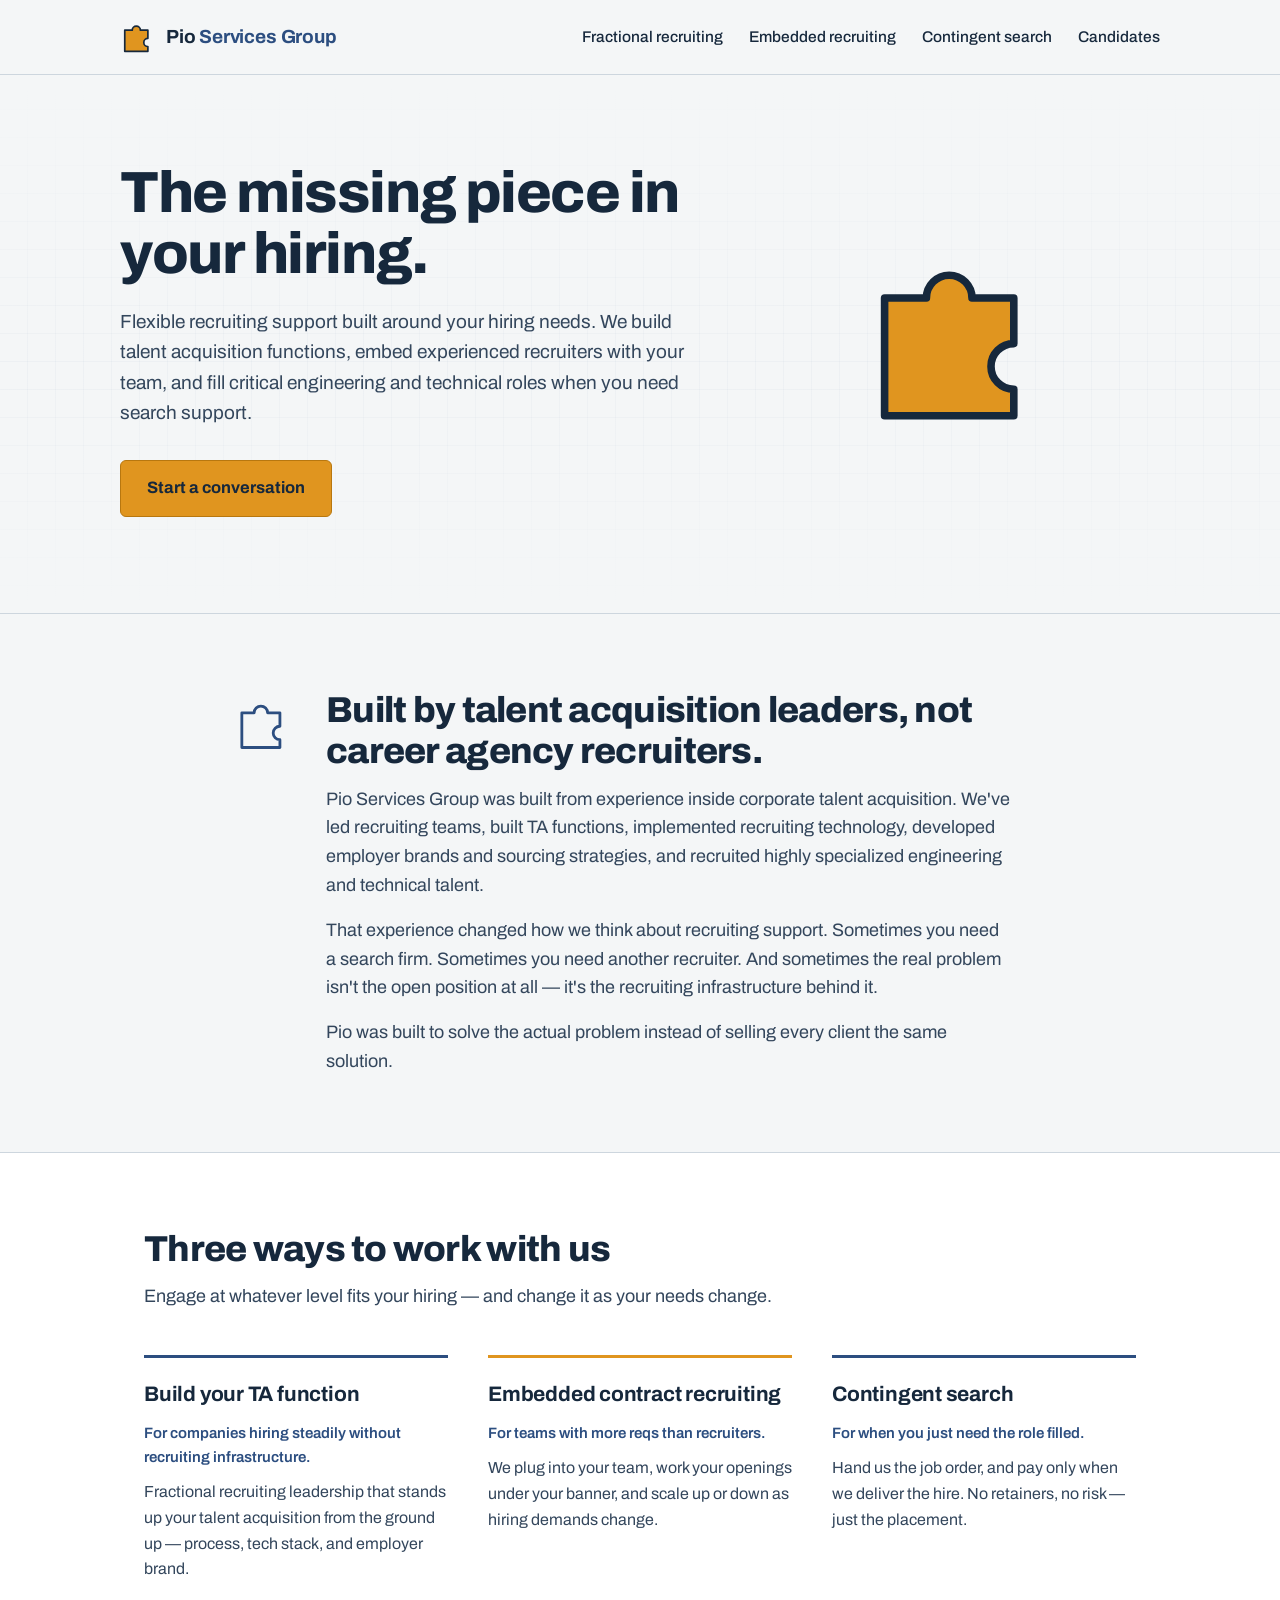
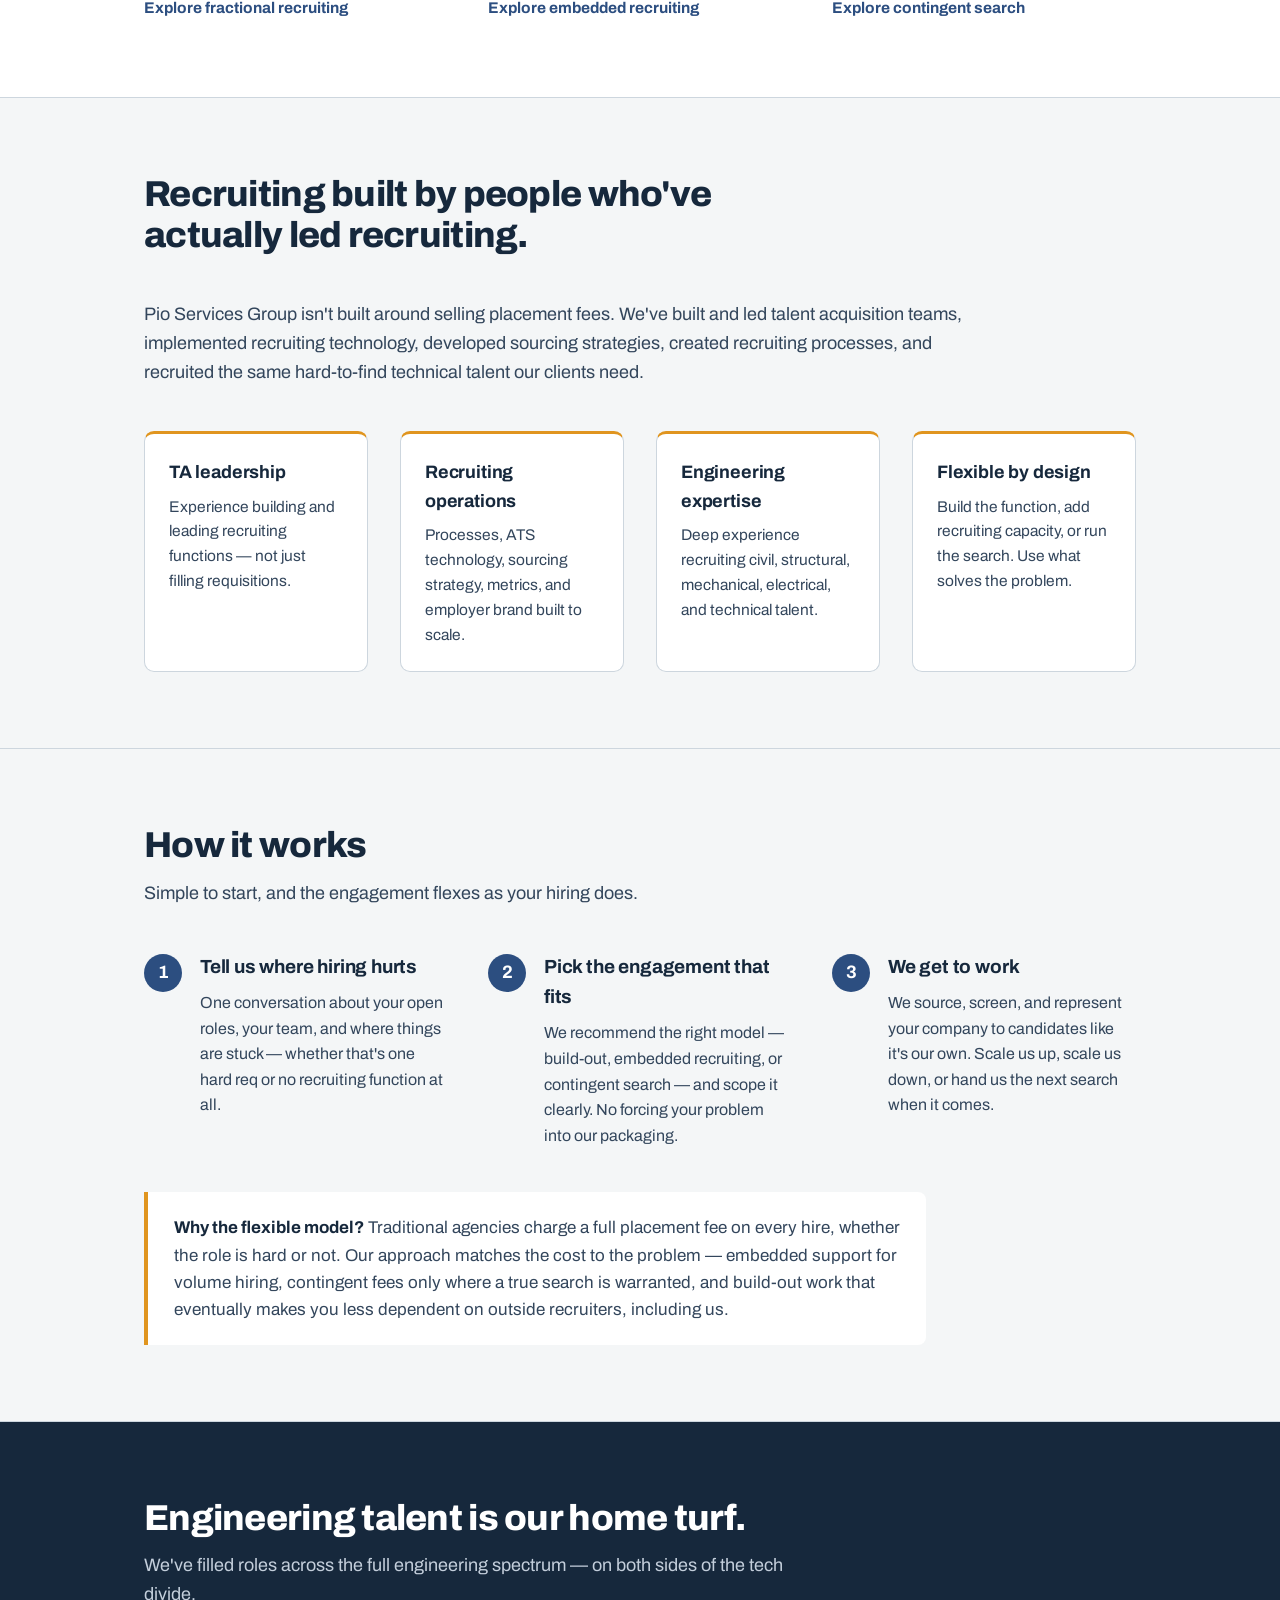
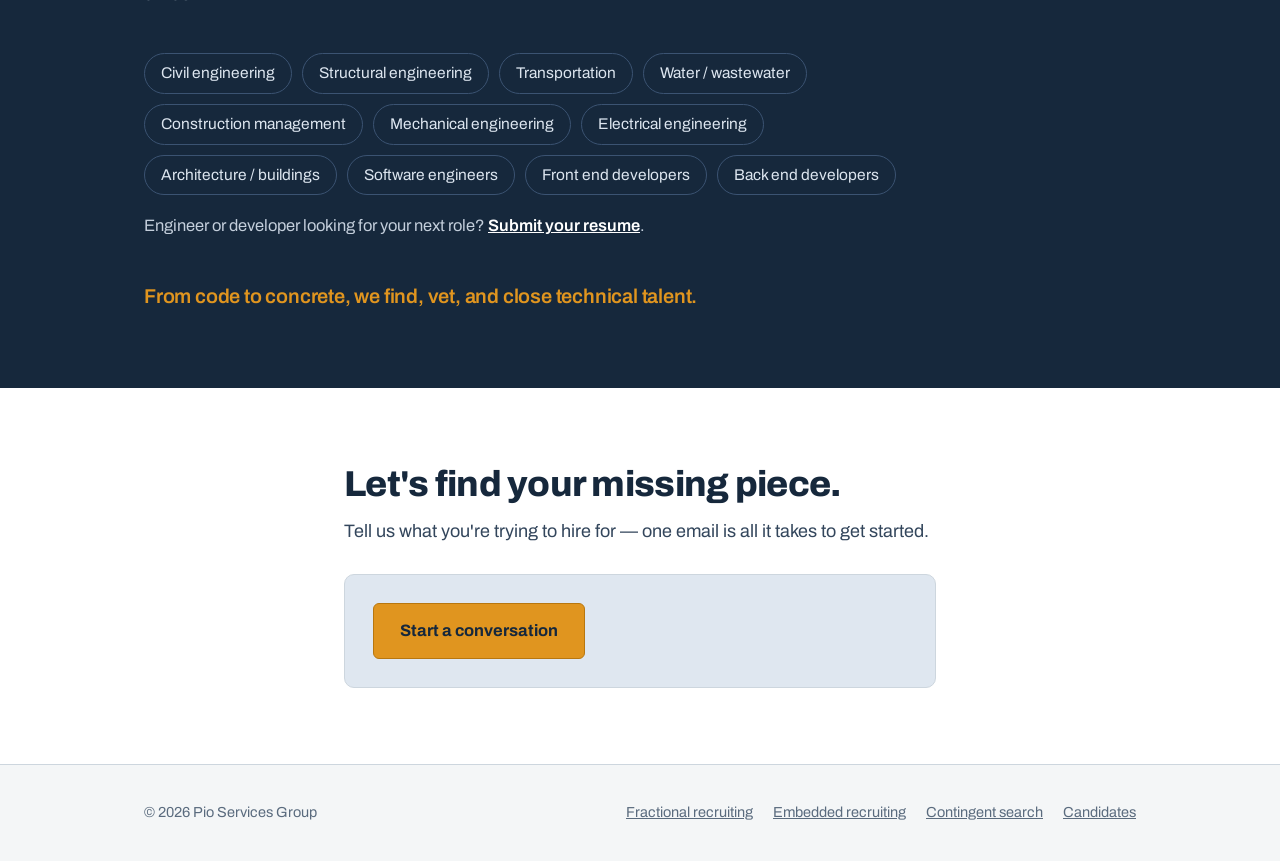
<file: index.html>
<!DOCTYPE html>
<html lang="en">
<head>
<meta charset="UTF-8">
<meta name="viewport" content="width=device-width, initial-scale=1.0">
<title>Pio Services Group | Fractional Recruiting &amp; Contingent Search Firm</title>
<meta name="description" content="Pio Services Group is a fractional recruiting and contingent search firm. We build talent acquisition functions, embed contract recruiters with your team, or fill roles on contingency — from software engineers to mechanical, electrical, structural, and civil engineers.">
<link rel="canonical" href="https://pioservicesgroup.com/">
<meta name="robots" content="index, follow">

<meta property="og:type" content="website">
<meta property="og:site_name" content="Pio Services Group">
<meta property="og:title" content="Pio Services Group | The missing piece in your hiring">
<meta property="og:description" content="Fractional recruiting, embedded contract recruiters, and contingent search. From code to concrete — software engineers to civil engineers.">
<meta property="og:url" content="https://pioservicesgroup.com/">

<meta name="twitter:card" content="summary">
<meta name="twitter:title" content="Pio Services Group | The missing piece in your hiring">
<meta name="twitter:description" content="Fractional recruiting, embedded contract recruiters, and contingent search. From code to concrete.">

<script type="application/ld+json">
{
  "@context": "https://schema.org",
  "@type": "ProfessionalService",
  "name": "Pio Services Group",
  "url": "https://pioservicesgroup.com/",
  "email": "contact@pioservicesgroup.com",
  "description": "Fractional recruiting and contingent search firm. Builds talent acquisition functions, provides embedded contract recruiters, and fills roles on contingency across software and hard engineering disciplines.",
  "knowsAbout": ["Fractional recruiting", "Talent acquisition", "Contingent search", "Embedded recruiting", "Engineering recruiting"],
  "makesOffer": [
    { "@type": "Offer", "itemOffered": { "@type": "Service", "name": "Talent acquisition function build-out", "url": "https://pioservicesgroup.com/fractional-recruiting.html" } },
    { "@type": "Offer", "itemOffered": { "@type": "Service", "name": "Embedded contract recruiting", "url": "https://pioservicesgroup.com/embedded-recruiting.html" } },
    { "@type": "Offer", "itemOffered": { "@type": "Service", "name": "Contingent search and placement", "url": "https://pioservicesgroup.com/contingent-search.html" } }
  ]
}
</script>

<link rel="preconnect" href="https://fonts.googleapis.com">
<link rel="preconnect" href="https://fonts.gstatic.com" crossorigin>
<link href="https://fonts.googleapis.com/css2?family=Archivo:wght@400;500;600;700;800&display=swap" rel="stylesheet">
<link rel="stylesheet" href="styles.css">
</head>
<body>

<header>
  <div class="wrap nav">
    <a class="brand" href="index.html" aria-label="Pio Services Group home">
      <svg width="34" height="34" viewBox="0 0 100 100" aria-hidden="true">
        <path d="M14 30 h22 a12 12 0 1 1 24 0 h22 v24 a12 12 0 1 0 0 24 v14 H14 Z"
              fill="#e0951f" stroke="#16283c" stroke-width="5" stroke-linejoin="round"/>
      </svg>
      <span class="brand-name">Pio <span>Services Group</span></span>
    </a>
    <button class="menu-toggle" aria-label="Open menu" aria-expanded="false" onclick="document.querySelector('header .nav').classList.toggle('menu-open'); this.setAttribute('aria-expanded', this.getAttribute('aria-expanded')==='false' ? 'true' : 'false');">
      <svg width="26" height="26" viewBox="0 0 24 24" fill="none" stroke="currentColor" stroke-width="2.4" stroke-linecap="round" aria-hidden="true"><line x1="3" y1="6" x2="21" y2="6"/><line x1="3" y1="12" x2="21" y2="12"/><line x1="3" y1="18" x2="21" y2="18"/></svg>
    </button>
    <nav class="nav-links" aria-label="Main">
      <a href="fractional-recruiting.html">Fractional recruiting</a>
      <a href="embedded-recruiting.html">Embedded recruiting</a>
      <a href="contingent-search.html">Contingent search</a>
      <a href="candidates.html">Candidates</a>
    </nav>
  </div>
</header>

<main>

  <div class="hero">
    <div class="wrap hero-inner">
      <div>
        <h1>The missing piece in your hiring.</h1>
        <p>Flexible recruiting support built around your hiring needs. We build talent acquisition functions, embed experienced recruiters with your team, and fill critical engineering and technical roles when you need search support.</p>
        <div class="cta-row">
          <a class="btn" href="mailto:contact@pioservicesgroup.com?subject=Recruiting%20inquiry">Start a conversation</a>
        </div>
      </div>
      <div class="hero-art" aria-hidden="true">
        <svg width="190" height="190" viewBox="0 0 100 100">
          <path d="M14 30 h22 a12 12 0 1 1 24 0 h22 v24 a12 12 0 1 0 0 24 v14 H14 Z"
                fill="#e0951f" stroke="#16283c" stroke-width="4" stroke-linejoin="round"/>
        </svg>
      </div>
    </div>
  </div>

  <section class="about" id="about">
    <div class="wrap about-inner">
      <div class="about-mark" aria-hidden="true">
        <svg width="56" height="56" viewBox="0 0 100 100">
          <path d="M14 30 h22 a12 12 0 1 1 24 0 h22 v24 a12 12 0 1 0 0 24 v14 H14 Z"
                fill="none" stroke="#2c4e80" stroke-width="5" stroke-linejoin="round"/>
        </svg>
      </div>
      <div>
        <h2>Built by talent acquisition leaders, not career agency recruiters.</h2>
        <p>Pio Services Group was built from experience inside corporate talent acquisition. We've led recruiting teams, built TA functions, implemented recruiting technology, developed employer brands and sourcing strategies, and recruited highly specialized engineering and technical talent.</p>
        <p>That experience changed how we think about recruiting support. Sometimes you need a search firm. Sometimes you need another recruiter. And sometimes the real problem isn't the open position at all — it's the recruiting infrastructure behind it.</p>
        <p>Pio was built to solve the actual problem instead of selling every client the same solution.</p>
      </div>
    </div>
  </section>

  <section class="services" id="services">
    <div class="wrap">
      <div class="section-head">
        <h2>Three ways to work with us</h2>
        <p>Engage at whatever level fits your hiring — and change it as your needs change.</p>
      </div>
      <div class="service-grid">
        <div class="service">
          <h3>Build your TA function</h3>
          <div class="fit">For companies hiring steadily without recruiting infrastructure.</div>
          <p>Fractional recruiting leadership that stands up your talent acquisition from the ground up — process, tech stack, and employer brand.</p>
          <a class="learn-more" href="fractional-recruiting.html">Explore fractional recruiting</a>
        </div>
        <div class="service">
          <h3>Embedded contract recruiting</h3>
          <div class="fit">For teams with more reqs than recruiters.</div>
          <p>We plug into your team, work your openings under your banner, and scale up or down as hiring demands change.</p>
          <a class="learn-more" href="embedded-recruiting.html">Explore embedded recruiting</a>
        </div>
        <div class="service">
          <h3>Contingent search</h3>
          <div class="fit">For when you just need the role filled.</div>
          <p>Hand us the job order, and pay only when we deliver the hire. No retainers, no risk — just the placement.</p>
          <a class="learn-more" href="contingent-search.html">Explore contingent search</a>
        </div>
      </div>
    </div>
  </section>

  <section class="why" id="why-pio">
    <div class="wrap">
      <div class="section-head">
        <h2>Recruiting built by people who've actually led recruiting.</h2>
      </div>
      <p class="why-intro">Pio Services Group isn't built around selling placement fees. We've built and led talent acquisition teams, implemented recruiting technology, developed sourcing strategies, created recruiting processes, and recruited the same hard-to-find technical talent our clients need.</p>
      <div class="proof-grid">
        <div class="proof-block">
          <h3>TA leadership</h3>
          <p>Experience building and leading recruiting functions — not just filling requisitions.</p>
        </div>
        <div class="proof-block">
          <h3>Recruiting operations</h3>
          <p>Processes, ATS technology, sourcing strategy, metrics, and employer brand built to scale.</p>
        </div>
        <div class="proof-block">
          <h3>Engineering expertise</h3>
          <p>Deep experience recruiting civil, structural, mechanical, electrical, and technical talent.</p>
        </div>
        <div class="proof-block">
          <h3>Flexible by design</h3>
          <p>Build the function, add recruiting capacity, or run the search. Use what solves the problem.</p>
        </div>
      </div>
    </div>
  </section>

  <section class="how" id="how-it-works">
    <div class="wrap">
      <div class="section-head">
        <h2>How it works</h2>
        <p>Simple to start, and the engagement flexes as your hiring does.</p>
      </div>
      <div class="steps">
        <div class="step">
          <h3>Tell us where hiring hurts</h3>
          <p>One conversation about your open roles, your team, and where things are stuck — whether that's one hard req or no recruiting function at all.</p>
        </div>
        <div class="step">
          <h3>Pick the engagement that fits</h3>
          <p>We recommend the right model — build-out, embedded recruiting, or contingent search — and scope it clearly. No forcing your problem into our packaging.</p>
        </div>
        <div class="step">
          <h3>We get to work</h3>
          <p>We source, screen, and represent your company to candidates like it's our own. Scale us up, scale us down, or hand us the next search when it comes.</p>
        </div>
      </div>
      <div class="model-note">
        <p><strong>Why the flexible model?</strong> Traditional agencies charge a full placement fee on every hire, whether the role is hard or not. Our approach matches the cost to the problem — embedded support for volume hiring, contingent fees only where a true search is warranted, and build-out work that eventually makes you less dependent on outside recruiters, including us.</p>
      </div>
    </div>
  </section>

  <section class="proof" id="experience">
    <div class="wrap">
      <div class="section-head">
        <h2>Engineering talent is our home turf.</h2>
        <p>We've filled roles across the full engineering spectrum — on both sides of the tech divide.</p>
      </div>
      <ul class="role-list">
        <li>Civil engineering</li>
        <li>Structural engineering</li>
        <li>Transportation</li>
        <li>Water / wastewater</li>
        <li>Construction management</li>
        <li>Mechanical engineering</li>
        <li>Electrical engineering</li>
        <li>Architecture / buildings</li>
        <li>Software engineers</li>
        <li>Front end developers</li>
        <li>Back end developers</li>
      </ul>
      <p class="candidate-link">Engineer or developer looking for your next role? <a href="candidates.html">Submit your resume</a>.</p>
      <div class="code-to-concrete">From code to concrete, we find, vet, and close technical talent.</div>
    </div>
  </section>

  <section class="contact" id="contact">
    <div class="wrap contact-inner">
      <h2>Let's find your missing piece.</h2>
      <p>Tell us what you're trying to hire for — one email is all it takes to get started.</p>
      <div class="contact-box">
        <a class="btn" href="mailto:contact@pioservicesgroup.com?subject=Recruiting%20inquiry">Start a conversation</a>
      </div>
    </div>
  </section>

</main>

<footer>
  <div class="wrap foot">
    <div>© 2026 Pio Services Group</div>
    <nav class="foot-links" aria-label="Footer">
      <a href="fractional-recruiting.html">Fractional recruiting</a>
      <a href="embedded-recruiting.html">Embedded recruiting</a>
      <a href="contingent-search.html">Contingent search</a>
      <a href="candidates.html">Candidates</a>
    </nav>
  </div>
</footer>

</body>
</html>
</file>
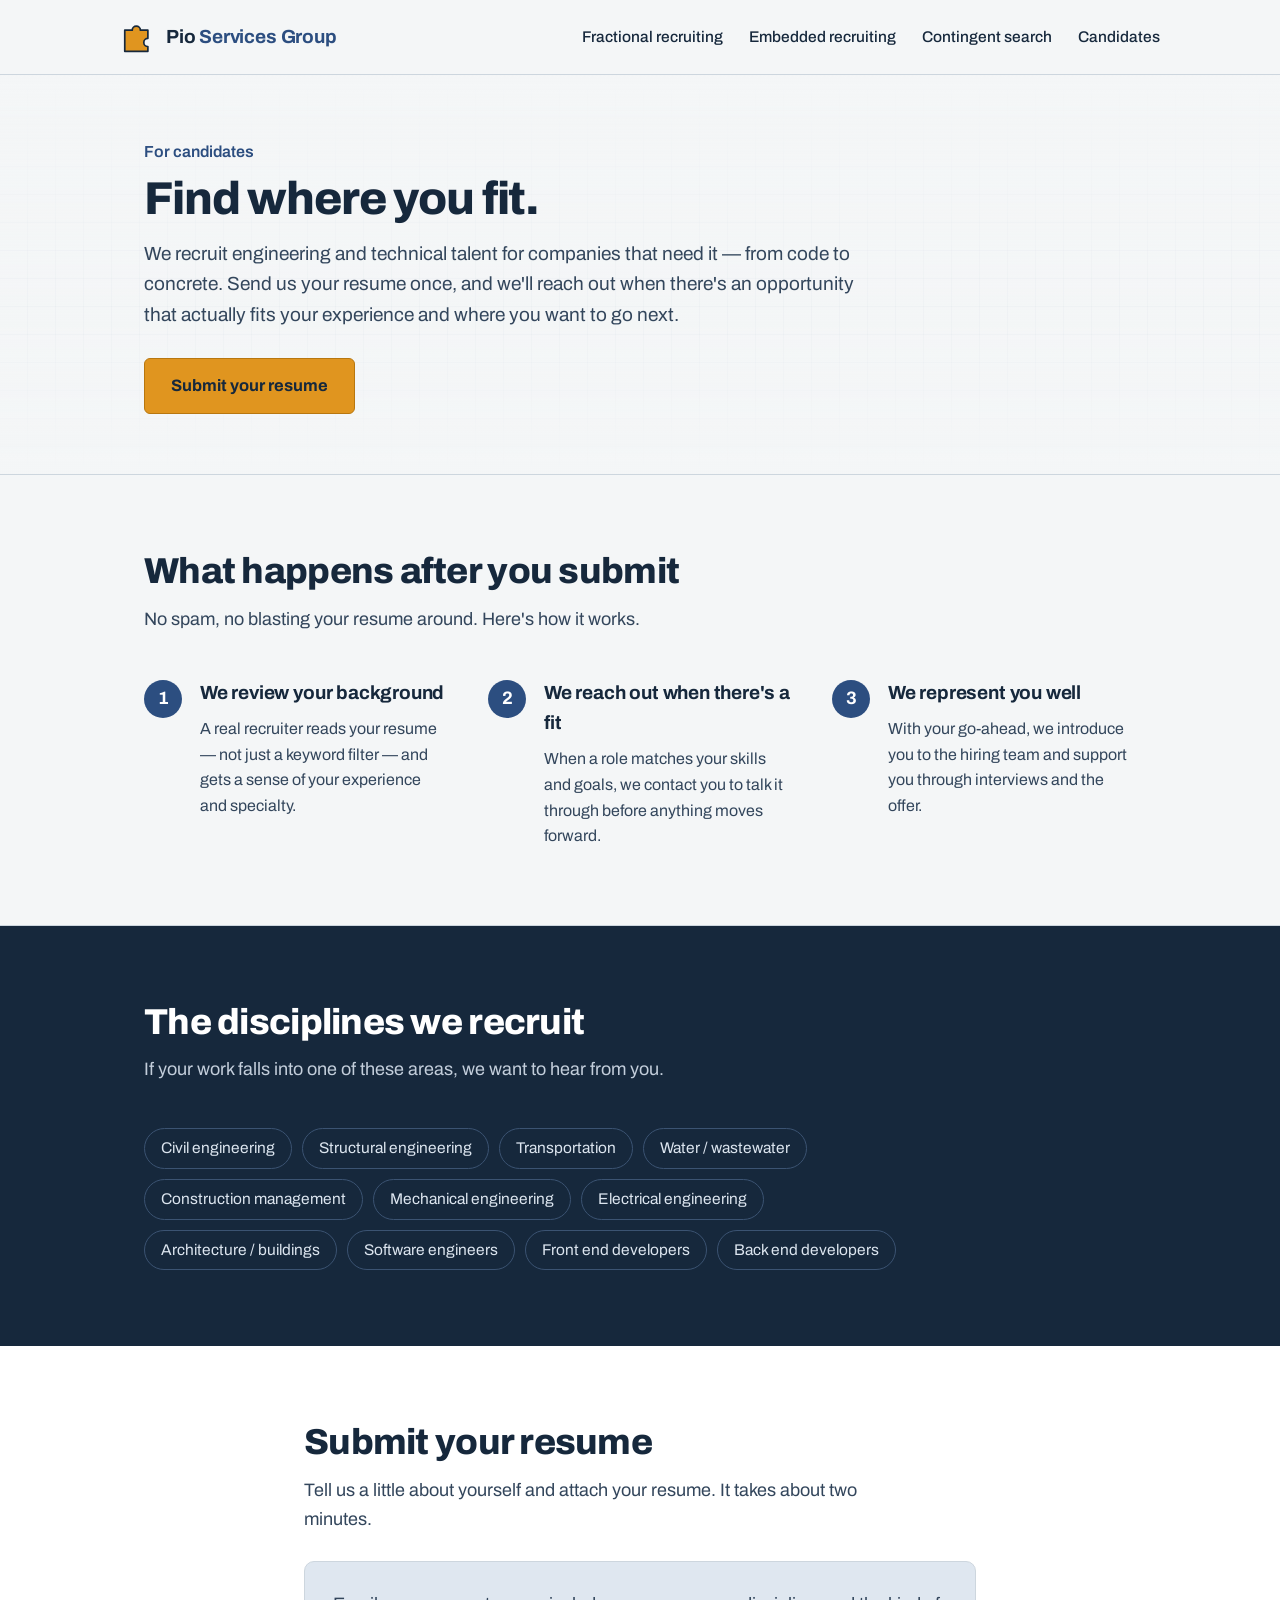
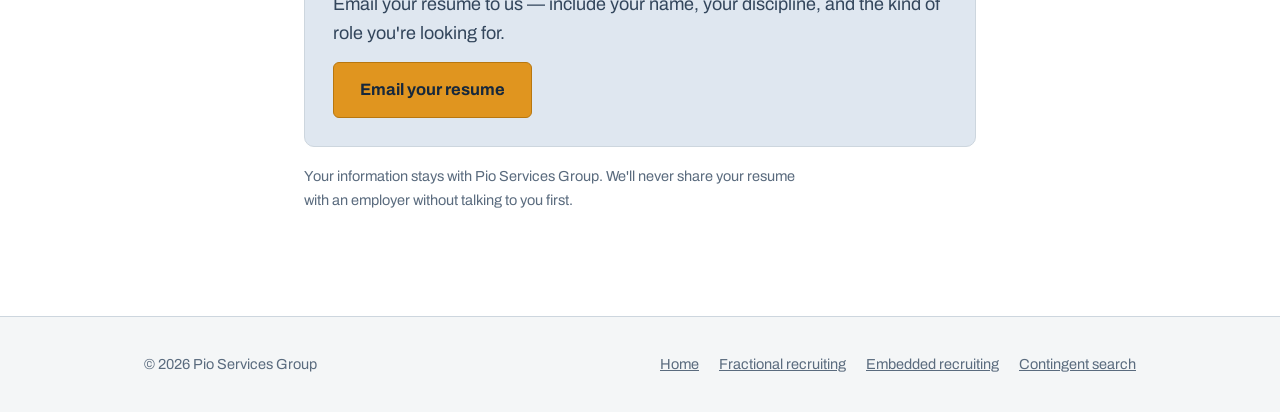
<file: candidates.html>
<!DOCTYPE html>
<html lang="en">
<head>
<meta charset="UTF-8">
<meta name="viewport" content="width=device-width, initial-scale=1.0">
<title>Submit Your Resume | Engineering &amp; Technical Careers | Pio Services Group</title>
<meta name="description" content="Engineers and technical professionals: submit your resume to Pio Services Group. We recruit civil, structural, transportation, water, construction management, mechanical, electrical, architecture, and software talent — and reach out when there's a real fit.">
<link rel="canonical" href="https://pioservicesgroup.com/candidates.html">
<meta name="robots" content="index, follow">

<meta property="og:type" content="website">
<meta property="og:site_name" content="Pio Services Group">
<meta property="og:title" content="Find where you fit | Pio Services Group">
<meta property="og:description" content="Engineering and technical professionals: send us your resume. We'll reach out when there's an opportunity that actually fits.">
<meta property="og:url" content="https://pioservicesgroup.com/candidates.html">

<link rel="preconnect" href="https://fonts.googleapis.com">
<link rel="preconnect" href="https://fonts.gstatic.com" crossorigin>
<link href="https://fonts.googleapis.com/css2?family=Archivo:wght@400;500;600;700;800&display=swap" rel="stylesheet">
<link rel="stylesheet" href="styles.css">
</head>
<body>

<header>
  <div class="wrap nav">
    <a class="brand" href="index.html" aria-label="Pio Services Group home">
      <svg width="34" height="34" viewBox="0 0 100 100" aria-hidden="true">
        <path d="M14 30 h22 a12 12 0 1 1 24 0 h22 v24 a12 12 0 1 0 0 24 v14 H14 Z"
              fill="#e0951f" stroke="#16283c" stroke-width="5" stroke-linejoin="round"/>
      </svg>
      <span class="brand-name">Pio <span>Services Group</span></span>
    </a>
    <button class="menu-toggle" aria-label="Open menu" aria-expanded="false" onclick="document.querySelector('header .nav').classList.toggle('menu-open'); this.setAttribute('aria-expanded', this.getAttribute('aria-expanded')==='false' ? 'true' : 'false');">
      <svg width="26" height="26" viewBox="0 0 24 24" fill="none" stroke="currentColor" stroke-width="2.4" stroke-linecap="round" aria-hidden="true"><line x1="3" y1="6" x2="21" y2="6"/><line x1="3" y1="12" x2="21" y2="12"/><line x1="3" y1="18" x2="21" y2="18"/></svg>
    </button>
    <nav class="nav-links" aria-label="Main">
      <a href="fractional-recruiting.html">Fractional recruiting</a>
      <a href="embedded-recruiting.html">Embedded recruiting</a>
      <a href="contingent-search.html">Contingent search</a>
      <a href="candidates.html">Candidates</a>
    </nav>
  </div>
</header>

<main>

  <div class="page-hero">
    <div class="wrap">
      <div class="kicker">For candidates</div>
      <h1>Find where you fit.</h1>
      <p>We recruit engineering and technical talent for companies that need it — from code to concrete. Send us your resume once, and we'll reach out when there's an opportunity that actually fits your experience and where you want to go next.</p>
      <div class="cta-row">
        <a class="btn" href="#join">Submit your resume</a>
      </div>
    </div>
  </div>

  <section class="how">
    <div class="wrap">
      <div class="section-head">
        <h2>What happens after you submit</h2>
        <p>No spam, no blasting your resume around. Here's how it works.</p>
      </div>
      <div class="steps">
        <div class="step">
          <h3>We review your background</h3>
          <p>A real recruiter reads your resume — not just a keyword filter — and gets a sense of your experience and specialty.</p>
        </div>
        <div class="step">
          <h3>We reach out when there's a fit</h3>
          <p>When a role matches your skills and goals, we contact you to talk it through before anything moves forward.</p>
        </div>
        <div class="step">
          <h3>We represent you well</h3>
          <p>With your go-ahead, we introduce you to the hiring team and support you through interviews and the offer.</p>
        </div>
      </div>
    </div>
  </section>

  <section class="proof">
    <div class="wrap">
      <div class="section-head">
        <h2>The disciplines we recruit</h2>
        <p>If your work falls into one of these areas, we want to hear from you.</p>
      </div>
      <ul class="role-list">
        <li>Civil engineering</li>
        <li>Structural engineering</li>
        <li>Transportation</li>
        <li>Water / wastewater</li>
        <li>Construction management</li>
        <li>Mechanical engineering</li>
        <li>Electrical engineering</li>
        <li>Architecture / buildings</li>
        <li>Software engineers</li>
        <li>Front end developers</li>
        <li>Back end developers</li>
      </ul>
    </div>
  </section>

  <section class="contact join" id="join">
    <div class="wrap contact-inner">
      <h2>Submit your resume</h2>
      <p>Tell us a little about yourself and attach your resume. It takes about two minutes.</p>

      <!-- Upload form (shows once a Tally form ID is set below) -->
      <div class="form-card" id="resume-form" hidden></div>

      <!-- Email fallback (shows until the upload form is set up) -->
      <div class="contact-box" id="resume-fallback">
        <p class="fallback-note">Email your resume to us — include your name, your discipline, and the kind of role you're looking for.</p>
        <a class="btn" href="mailto:contact@pioservicesgroup.com?subject=Resume%20submission&body=Name%3A%0D%0ADiscipline%3A%0D%0AType%20of%20role%20I%27m%20looking%20for%3A%0D%0ALocation%20%2F%20willing%20to%20relocate%3A%0D%0A%0D%0A(Please%20attach%20your%20resume)">Email your resume</a>
      </div>

      <p class="privacy-note">Your information stays with Pio Services Group. We'll never share your resume with an employer without talking to you first.</p>
    </div>
  </section>

</main>

<footer>
  <div class="wrap foot">
    <div>© 2026 Pio Services Group</div>
    <nav class="foot-links" aria-label="Footer">
      <a href="index.html">Home</a>
      <a href="fractional-recruiting.html">Fractional recruiting</a>
      <a href="embedded-recruiting.html">Embedded recruiting</a>
      <a href="contingent-search.html">Contingent search</a>
    </nav>
  </div>
</footer>

<script>
  /* ================================================================
     RESUME UPLOAD FORM SETUP
     Paste your Tally form ID between the quotes below.
     Example: if your Tally link is https://tally.so/r/wAbC12
     then the ID is wAbC12  →  var TALLY_FORM_ID = "wAbC12";
     Leave it empty ("") to keep showing the email button instead.
     ================================================================ */
  var TALLY_FORM_ID = "";

  if (TALLY_FORM_ID) {
    var box = document.getElementById("resume-form");
    var iframe = document.createElement("iframe");
    iframe.setAttribute("data-tally-src", "https://tally.so/embed/" + TALLY_FORM_ID + "?alignLeft=1&hideTitle=1&transparentBackground=1&dynamicHeight=1");
    iframe.src = iframe.getAttribute("data-tally-src");
    iframe.loading = "lazy";
    iframe.width = "100%";
    iframe.height = "620";
    iframe.title = "Submit your resume to Pio Services Group";
    iframe.style.border = "0";
    box.appendChild(iframe);
    box.hidden = false;
    document.getElementById("resume-fallback").hidden = true;
    var s = document.createElement("script");
    s.src = "https://tally.so/widgets/embed.js";
    s.onload = function () { if (window.Tally) { Tally.loadEmbeds(); } };
    document.body.appendChild(s);
  }
</script>

</body>
</html>
</file>
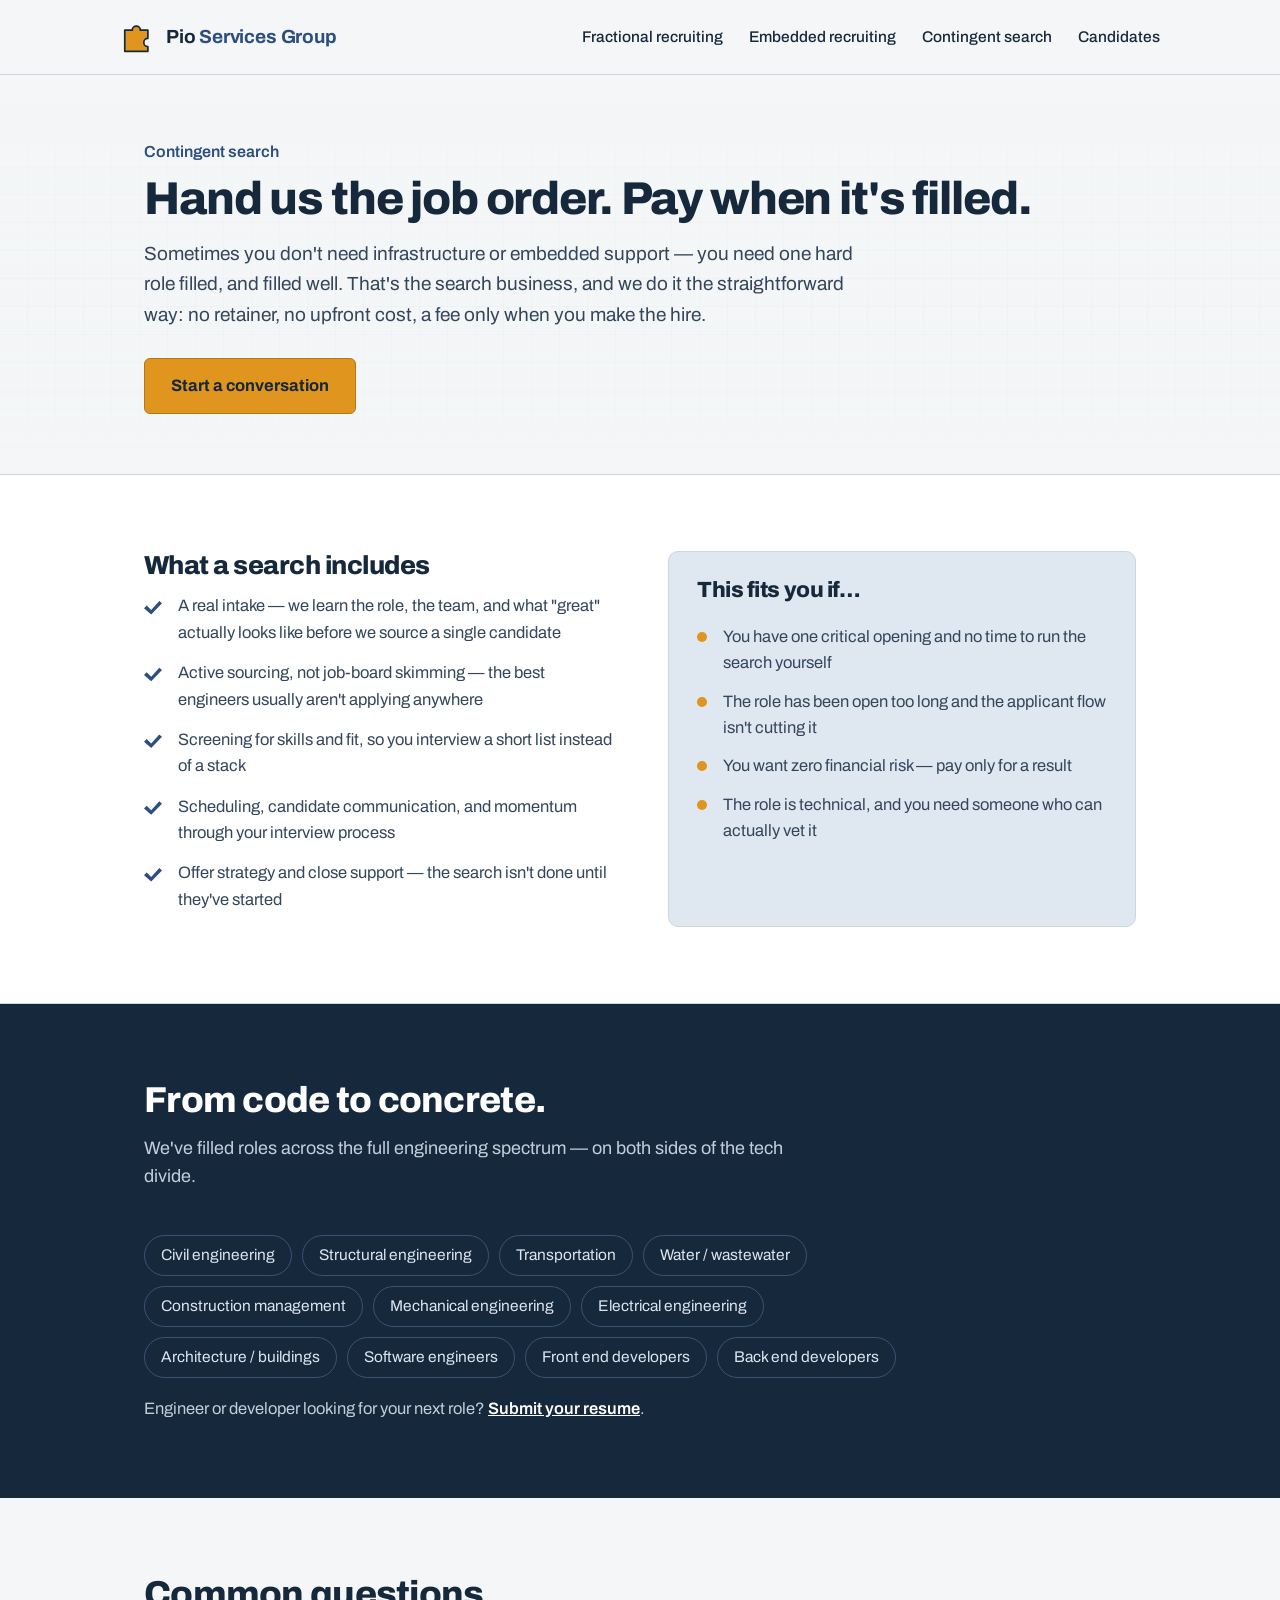
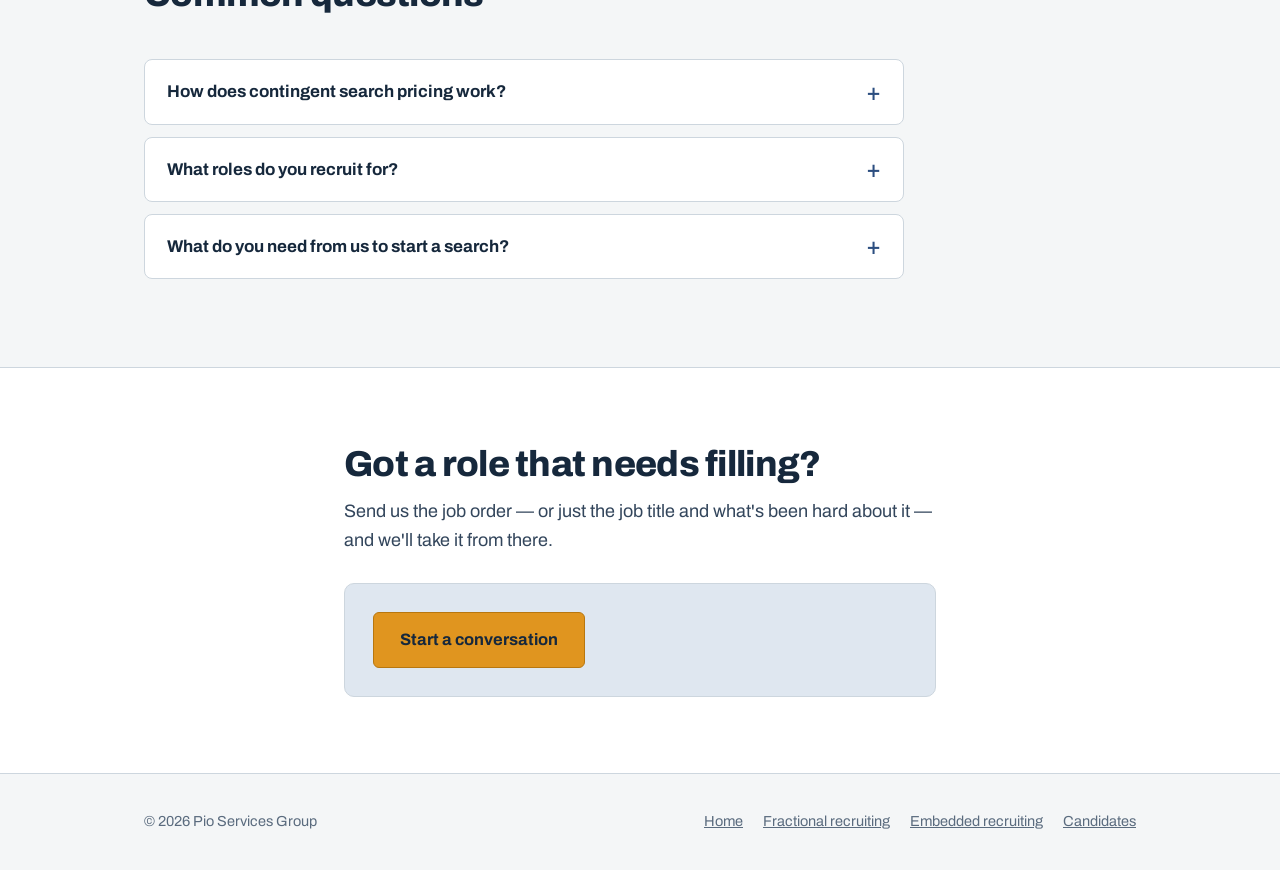
<file: contingent-search.html>
<!DOCTYPE html>
<html lang="en">
<head>
<meta charset="UTF-8">
<meta name="viewport" content="width=device-width, initial-scale=1.0">
<title>Contingent Search &amp; Engineering Recruiting | Pio Services Group</title>
<meta name="description" content="Contingent search with no retainer and no upfront cost — pay only when we place the hire. We recruit software engineers, front end and back end developers, and mechanical, electrical, structural, and civil engineers.">
<link rel="canonical" href="https://pioservicesgroup.com/contingent-search.html">
<meta name="robots" content="index, follow">

<meta property="og:type" content="website">
<meta property="og:site_name" content="Pio Services Group">
<meta property="og:title" content="Contingent Search | Pio Services Group">
<meta property="og:description" content="Hand us the job order. Pay only when we deliver the hire. Engineering talent from code to concrete.">
<meta property="og:url" content="https://pioservicesgroup.com/contingent-search.html">

<script type="application/ld+json">
{
  "@context": "https://schema.org",
  "@type": "Service",
  "name": "Contingent Search",
  "provider": { "@type": "ProfessionalService", "name": "Pio Services Group", "url": "https://pioservicesgroup.com/" },
  "serviceType": "Contingent search and placement",
  "description": "Contingent recruiting: full search on a job order with payment only upon successful placement. Specialties include software engineering and mechanical, electrical, structural, and civil engineering roles."
}
</script>
<script type="application/ld+json">
{
  "@context": "https://schema.org",
  "@type": "FAQPage",
  "mainEntity": [
    {
      "@type": "Question",
      "name": "How does contingent search pricing work?",
      "acceptedAnswer": { "@type": "Answer", "text": "You pay only when we place a candidate you hire. No retainer, no upfront cost, no risk. Fees are agreed before the search starts." }
    },
    {
      "@type": "Question",
      "name": "What roles do you recruit for?",
      "acceptedAnswer": { "@type": "Answer", "text": "Our home turf is engineering in the broadest sense: software engineers, front end and back end developers, and mechanical, electrical, structural, and civil engineers. If your role sits outside those, ask — the process travels well." }
    },
    {
      "@type": "Question",
      "name": "What do you need from us to start a search?",
      "acceptedAnswer": { "@type": "Answer", "text": "A real conversation about the role — not just the job description. Who succeeds in it, who the team is, what the compensation range actually is, and why someone great would take it. A sharp intake is most of what separates a fast search from a slow one." }
    }
  ]
}
</script>

<link rel="preconnect" href="https://fonts.googleapis.com">
<link rel="preconnect" href="https://fonts.gstatic.com" crossorigin>
<link href="https://fonts.googleapis.com/css2?family=Archivo:wght@400;500;600;700;800&display=swap" rel="stylesheet">
<link rel="stylesheet" href="styles.css">
</head>
<body>

<header>
  <div class="wrap nav">
    <a class="brand" href="index.html" aria-label="Pio Services Group home">
      <svg width="34" height="34" viewBox="0 0 100 100" aria-hidden="true">
        <path d="M14 30 h22 a12 12 0 1 1 24 0 h22 v24 a12 12 0 1 0 0 24 v14 H14 Z"
              fill="#e0951f" stroke="#16283c" stroke-width="5" stroke-linejoin="round"/>
      </svg>
      <span class="brand-name">Pio <span>Services Group</span></span>
    </a>
    <button class="menu-toggle" aria-label="Open menu" aria-expanded="false" onclick="document.querySelector('header .nav').classList.toggle('menu-open'); this.setAttribute('aria-expanded', this.getAttribute('aria-expanded')==='false' ? 'true' : 'false');">
      <svg width="26" height="26" viewBox="0 0 24 24" fill="none" stroke="currentColor" stroke-width="2.4" stroke-linecap="round" aria-hidden="true"><line x1="3" y1="6" x2="21" y2="6"/><line x1="3" y1="12" x2="21" y2="12"/><line x1="3" y1="18" x2="21" y2="18"/></svg>
    </button>
    <nav class="nav-links" aria-label="Main">
      <a href="fractional-recruiting.html">Fractional recruiting</a>
      <a href="embedded-recruiting.html">Embedded recruiting</a>
      <a href="contingent-search.html">Contingent search</a>
      <a href="candidates.html">Candidates</a>
    </nav>
  </div>
</header>

<main>

  <div class="page-hero">
    <div class="wrap">
      <div class="kicker">Contingent search</div>
      <h1>Hand us the job order. Pay when it's filled.</h1>
      <p>Sometimes you don't need infrastructure or embedded support — you need one hard role filled, and filled well. That's the search business, and we do it the straightforward way: no retainer, no upfront cost, a fee only when you make the hire.</p>
      <div class="cta-row">
        <a class="btn" href="mailto:contact@pioservicesgroup.com?subject=Contingent%20search%20inquiry">Start a conversation</a>
      </div>
    </div>
  </div>

  <section class="split">
    <div class="wrap split-grid">
      <div>
        <h2>What a search includes</h2>
        <ul class="checklist">
          <li>A real intake — we learn the role, the team, and what "great" actually looks like before we source a single candidate</li>
          <li>Active sourcing, not job-board skimming — the best engineers usually aren't applying anywhere</li>
          <li>Screening for skills and fit, so you interview a short list instead of a stack</li>
          <li>Scheduling, candidate communication, and momentum through your interview process</li>
          <li>Offer strategy and close support — the search isn't done until they've started</li>
        </ul>
      </div>
      <div class="who-box">
        <h2>This fits you if…</h2>
        <ul>
          <li>You have one critical opening and no time to run the search yourself</li>
          <li>The role has been open too long and the applicant flow isn't cutting it</li>
          <li>You want zero financial risk — pay only for a result</li>
          <li>The role is technical, and you need someone who can actually vet it</li>
        </ul>
      </div>
    </div>
  </section>

  <section class="proof">
    <div class="wrap">
      <div class="section-head">
        <h2>From code to concrete.</h2>
        <p>We've filled roles across the full engineering spectrum — on both sides of the tech divide.</p>
      </div>
      <ul class="role-list">
        <li>Civil engineering</li>
        <li>Structural engineering</li>
        <li>Transportation</li>
        <li>Water / wastewater</li>
        <li>Construction management</li>
        <li>Mechanical engineering</li>
        <li>Electrical engineering</li>
        <li>Architecture / buildings</li>
        <li>Software engineers</li>
        <li>Front end developers</li>
        <li>Back end developers</li>
      </ul>
      <p class="candidate-link">Engineer or developer looking for your next role? <a href="candidates.html">Submit your resume</a>.</p>
    </div>
  </section>

  <section class="faq">
    <div class="wrap">
      <div class="section-head">
        <h2>Common questions</h2>
      </div>
      <div class="faq-list">
        <details>
          <summary>How does contingent search pricing work?</summary>
          <p>You pay only when we place a candidate you hire. No retainer, no upfront cost, no risk. Fees are agreed before the search starts.</p>
        </details>
        <details>
          <summary>What roles do you recruit for?</summary>
          <p>Our home turf is engineering in the broadest sense: software engineers, front end and back end developers, and mechanical, electrical, structural, and civil engineers. If your role sits outside those, ask — the process travels well.</p>
        </details>
        <details>
          <summary>What do you need from us to start a search?</summary>
          <p>A real conversation about the role — not just the job description. Who succeeds in it, who the team is, what the compensation range actually is, and why someone great would take it. A sharp intake is most of what separates a fast search from a slow one.</p>
        </details>
      </div>
    </div>
  </section>

  <section class="contact">
    <div class="wrap contact-inner">
      <h2>Got a role that needs filling?</h2>
      <p>Send us the job order — or just the job title and what's been hard about it — and we'll take it from there.</p>
      <div class="contact-box">
        <a class="btn" href="mailto:contact@pioservicesgroup.com?subject=Contingent%20search%20inquiry">Start a conversation</a>
      </div>
    </div>
  </section>

</main>

<footer>
  <div class="wrap foot">
    <div>© 2026 Pio Services Group</div>
    <nav class="foot-links" aria-label="Footer">
      <a href="index.html">Home</a>
      <a href="fractional-recruiting.html">Fractional recruiting</a>
      <a href="embedded-recruiting.html">Embedded recruiting</a>
      <a href="candidates.html">Candidates</a>
    </nav>
  </div>
</footer>

</body>
</html>
</file>
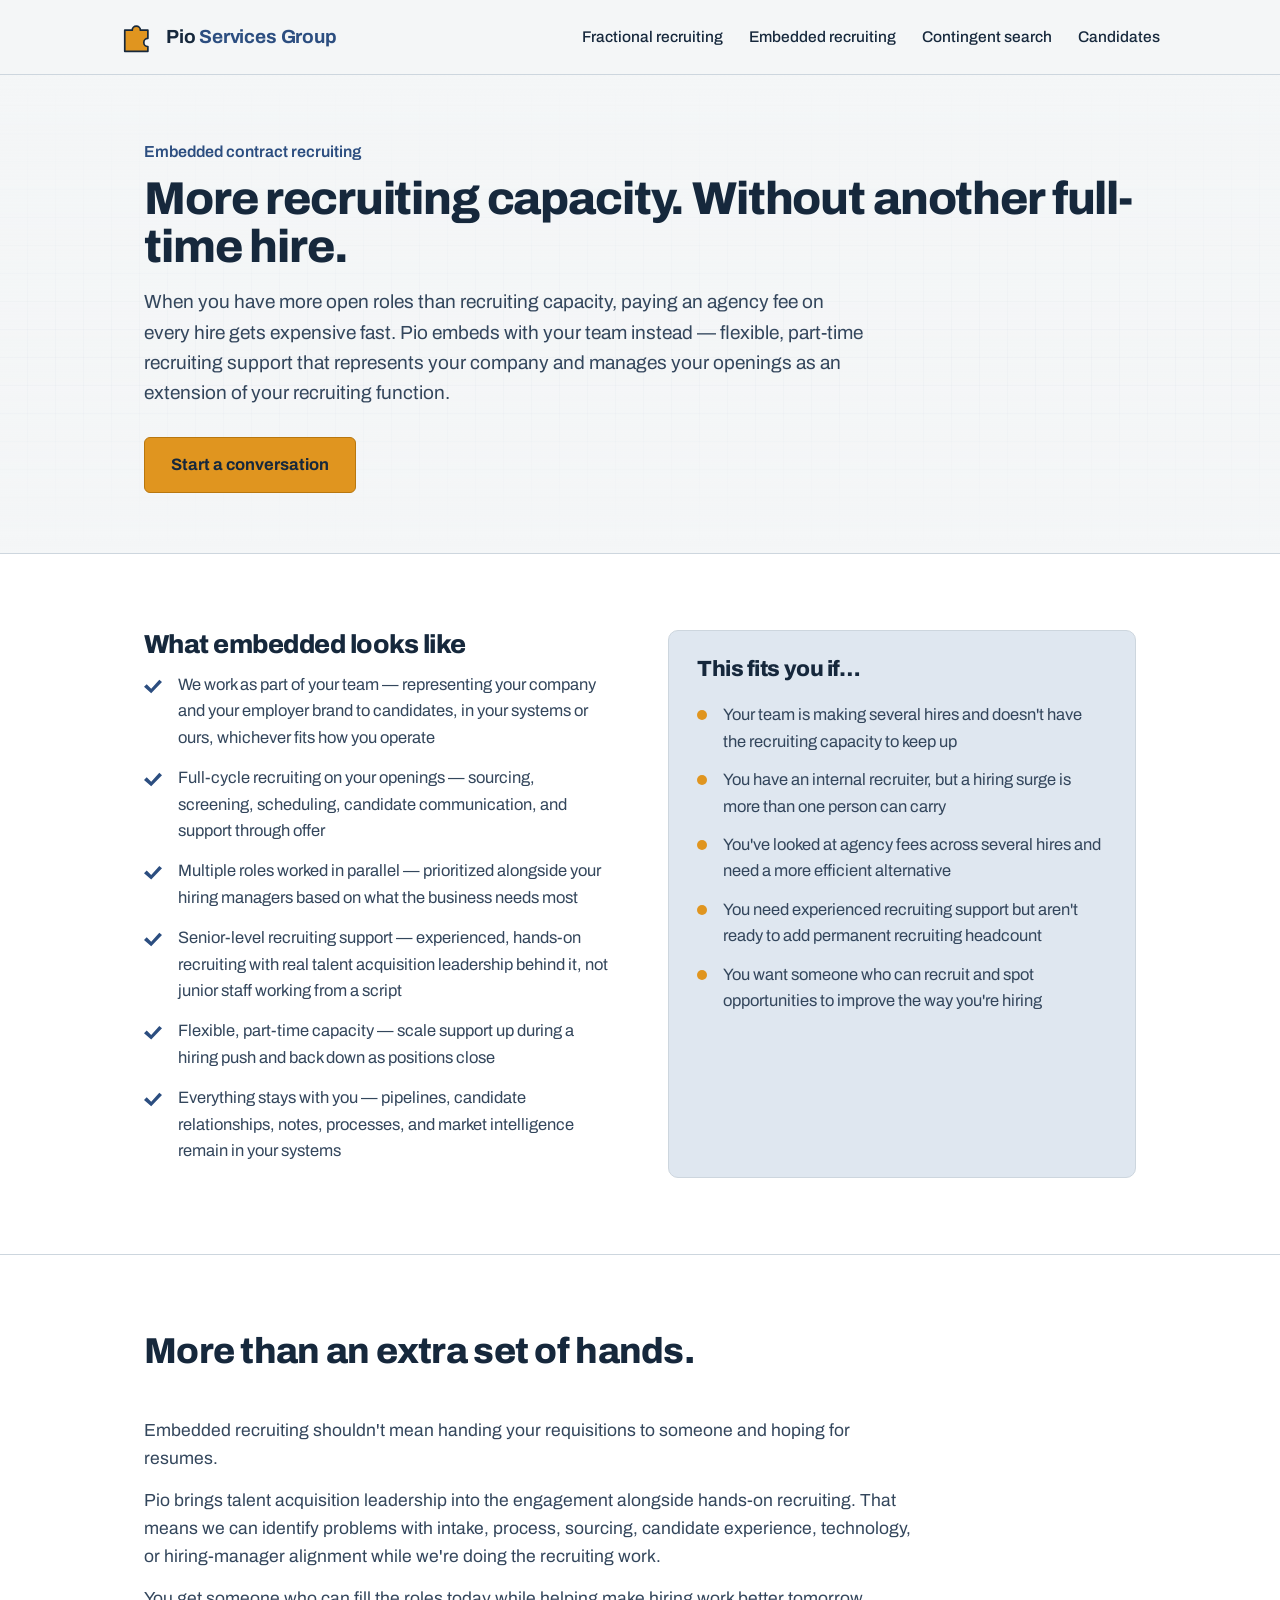
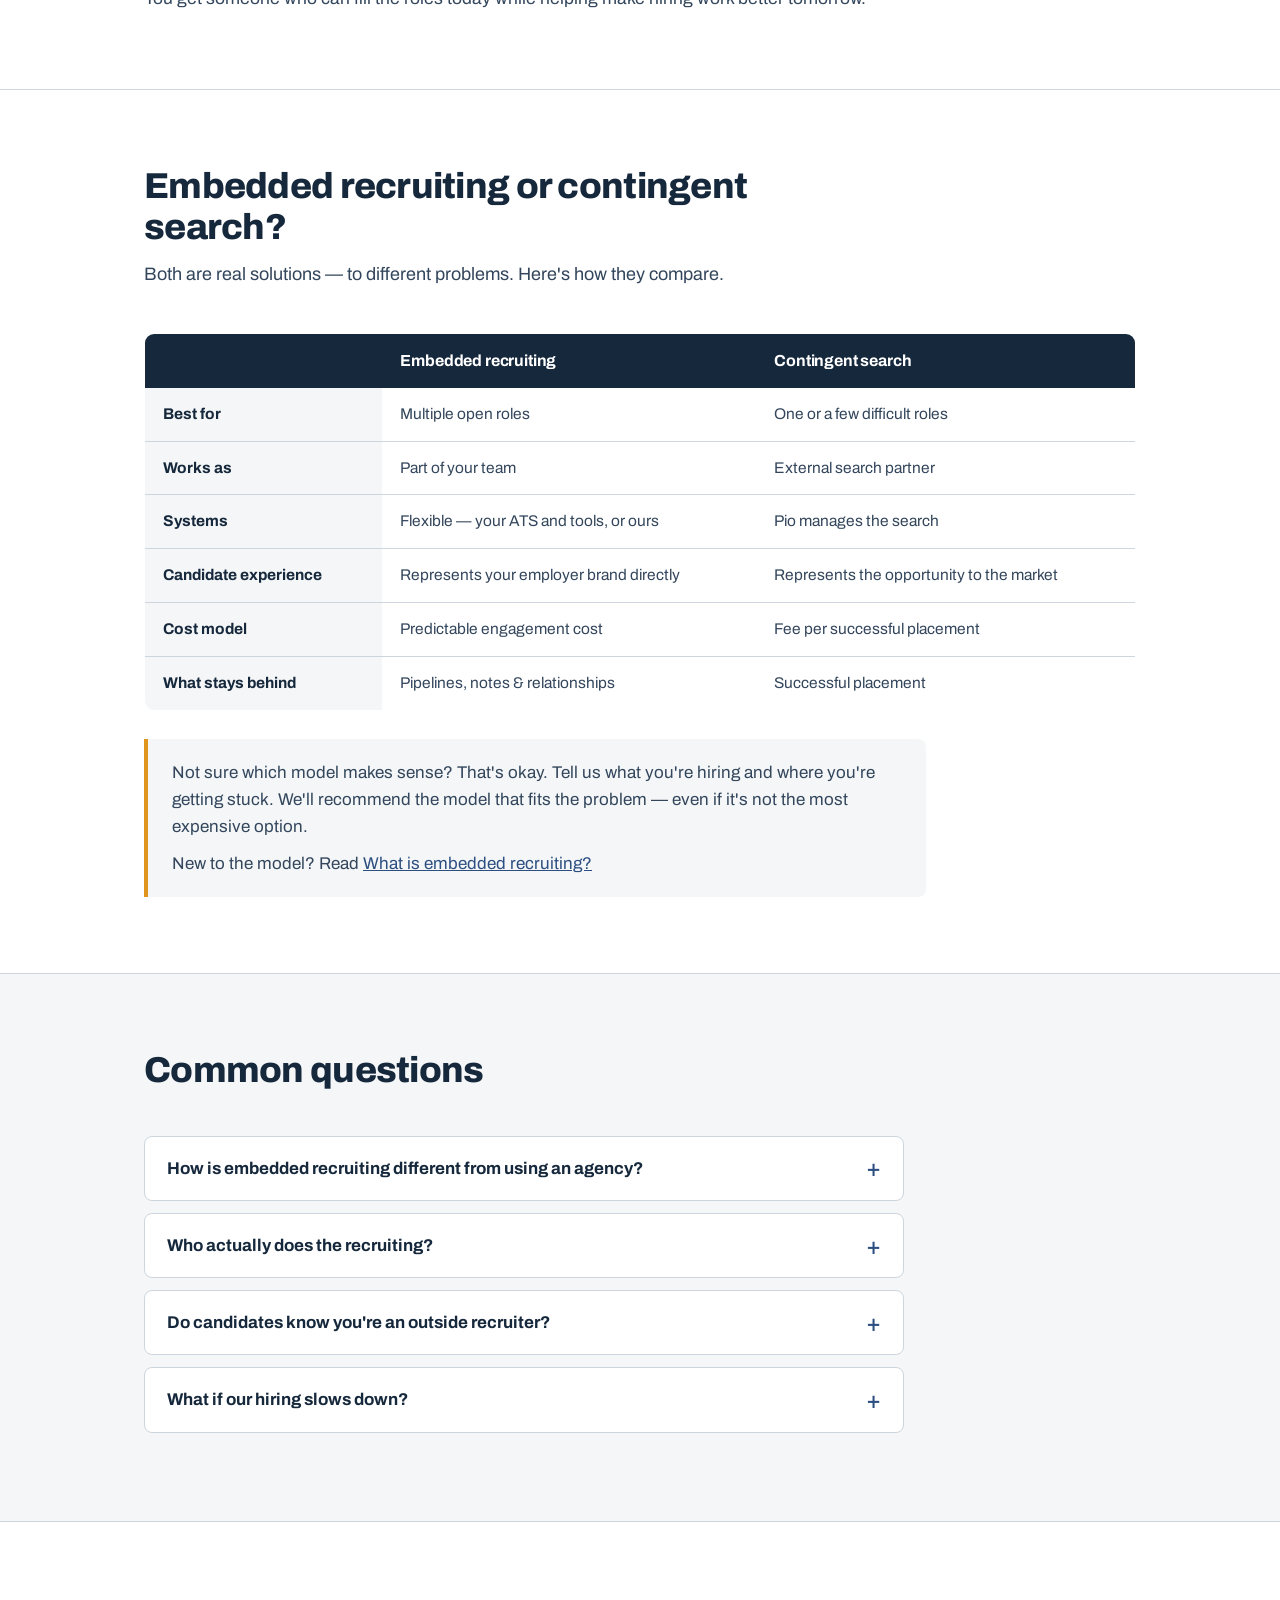
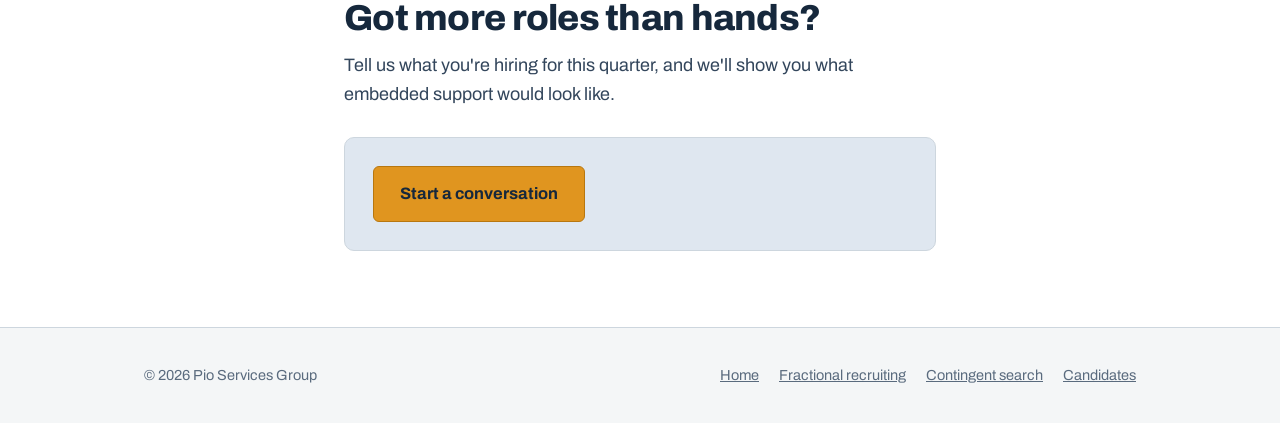
<file: embedded-recruiting.html>
<!DOCTYPE html>
<html lang="en">
<head>
<meta charset="UTF-8">
<meta name="viewport" content="width=device-width, initial-scale=1.0">
<title>Embedded Contract Recruiting | Pio Services Group</title>
<meta name="description" content="More recruiting capacity without another full-time hire. Pio embeds with your team — flexible, part-time recruiting support that represents your company and manages your openings as an extension of your recruiting function.">
<link rel="canonical" href="https://pioservicesgroup.com/embedded-recruiting.html">
<meta name="robots" content="index, follow">

<meta property="og:type" content="website">
<meta property="og:site_name" content="Pio Services Group">
<meta property="og:title" content="Embedded Contract Recruiting | Pio Services Group">
<meta property="og:description" content="More recruiting capacity. Without another full-time hire. Flexible, part-time recruiting support that flexes with your hiring.">
<meta property="og:url" content="https://pioservicesgroup.com/embedded-recruiting.html">

<script type="application/ld+json">
{
  "@context": "https://schema.org",
  "@type": "Service",
  "name": "Embedded Contract Recruiting",
  "provider": { "@type": "ProfessionalService", "name": "Pio Services Group", "url": "https://pioservicesgroup.com/" },
  "serviceType": "Contract recruiting",
  "description": "Embedded contract recruiters working inside client teams: sourcing, screening, scheduling, and closing candidates in the client's systems and employer brand, with capacity that flexes to hiring demand."
}
</script>
<script type="application/ld+json">
{
  "@context": "https://schema.org",
  "@type": "FAQPage",
  "mainEntity": [
    {
      "@type": "Question",
      "name": "How is embedded recruiting different from using an agency?",
      "acceptedAnswer": { "@type": "Answer", "text": "An agency works externally to fill a specific role and typically earns a placement fee for each hire. With embedded recruiting, Pio works as part of your team across multiple openings for a defined period or level of support. We represent your employer brand, work in whichever systems fit best, and build pipelines that stay with you." }
    },
    {
      "@type": "Question",
      "name": "Who actually does the recruiting?",
      "acceptedAnswer": { "@type": "Answer", "text": "Your engagement is delivered by senior, hands-on recruiters with real talent acquisition leadership behind them — not work sold by a senior consultant and handed off to a junior recruiter." }
    },
    {
      "@type": "Question",
      "name": "Do candidates know you're an outside recruiter?",
      "acceptedAnswer": { "@type": "Answer", "text": "We represent your company consistently and transparently. Whether the work runs through your systems or ours, the goal is for candidates to receive the same experience they'd expect from a strong internal recruiting function." }
    },
    {
      "@type": "Question",
      "name": "What if our hiring slows down?",
      "acceptedAnswer": { "@type": "Answer", "text": "That's the point of the model. Embedded support is designed to flex with your hiring needs rather than requiring you to add permanent recruiting headcount." }
    }
  ]
}
</script>

<link rel="preconnect" href="https://fonts.googleapis.com">
<link rel="preconnect" href="https://fonts.gstatic.com" crossorigin>
<link href="https://fonts.googleapis.com/css2?family=Archivo:wght@400;500;600;700;800&display=swap" rel="stylesheet">
<link rel="stylesheet" href="styles.css">
</head>
<body>

<header>
  <div class="wrap nav">
    <a class="brand" href="index.html" aria-label="Pio Services Group home">
      <svg width="34" height="34" viewBox="0 0 100 100" aria-hidden="true">
        <path d="M14 30 h22 a12 12 0 1 1 24 0 h22 v24 a12 12 0 1 0 0 24 v14 H14 Z"
              fill="#e0951f" stroke="#16283c" stroke-width="5" stroke-linejoin="round"/>
      </svg>
      <span class="brand-name">Pio <span>Services Group</span></span>
    </a>
    <button class="menu-toggle" aria-label="Open menu" aria-expanded="false" onclick="document.querySelector('header .nav').classList.toggle('menu-open'); this.setAttribute('aria-expanded', this.getAttribute('aria-expanded')==='false' ? 'true' : 'false');">
      <svg width="26" height="26" viewBox="0 0 24 24" fill="none" stroke="currentColor" stroke-width="2.4" stroke-linecap="round" aria-hidden="true"><line x1="3" y1="6" x2="21" y2="6"/><line x1="3" y1="12" x2="21" y2="12"/><line x1="3" y1="18" x2="21" y2="18"/></svg>
    </button>
    <nav class="nav-links" aria-label="Main">
      <a href="fractional-recruiting.html">Fractional recruiting</a>
      <a href="embedded-recruiting.html">Embedded recruiting</a>
      <a href="contingent-search.html">Contingent search</a>
      <a href="candidates.html">Candidates</a>
    </nav>
  </div>
</header>

<main>

  <div class="page-hero">
    <div class="wrap">
      <div class="kicker">Embedded contract recruiting</div>
      <h1>More recruiting capacity. Without another full-time hire.</h1>
      <p>When you have more open roles than recruiting capacity, paying an agency fee on every hire gets expensive fast. Pio embeds with your team instead — flexible, part-time recruiting support that represents your company and manages your openings as an extension of your recruiting function.</p>
      <div class="cta-row">
        <a class="btn" href="mailto:contact@pioservicesgroup.com?subject=Embedded%20recruiting%20inquiry">Start a conversation</a>
      </div>
    </div>
  </div>

  <section class="split">
    <div class="wrap split-grid">
      <div>
        <h2>What embedded looks like</h2>
        <ul class="checklist">
          <li>We work as part of your team — representing your company and your employer brand to candidates, in your systems or ours, whichever fits how you operate</li>
          <li>Full-cycle recruiting on your openings — sourcing, screening, scheduling, candidate communication, and support through offer</li>
          <li>Multiple roles worked in parallel — prioritized alongside your hiring managers based on what the business needs most</li>
          <li>Senior-level recruiting support — experienced, hands-on recruiting with real talent acquisition leadership behind it, not junior staff working from a script</li>
          <li>Flexible, part-time capacity — scale support up during a hiring push and back down as positions close</li>
          <li>Everything stays with you — pipelines, candidate relationships, notes, processes, and market intelligence remain in your systems</li>
        </ul>
      </div>
      <div class="who-box">
        <h2>This fits you if…</h2>
        <ul>
          <li>Your team is making several hires and doesn't have the recruiting capacity to keep up</li>
          <li>You have an internal recruiter, but a hiring surge is more than one person can carry</li>
          <li>You've looked at agency fees across several hires and need a more efficient alternative</li>
          <li>You need experienced recruiting support but aren't ready to add permanent recruiting headcount</li>
          <li>You want someone who can recruit and spot opportunities to improve the way you're hiring</li>
        </ul>
      </div>
    </div>
  </section>

  <section class="plain">
    <div class="wrap">
      <div class="section-head">
        <h2>More than an extra set of hands.</h2>
      </div>
      <p class="body-copy">Embedded recruiting shouldn't mean handing your requisitions to someone and hoping for resumes.</p>
      <p class="body-copy">Pio brings talent acquisition leadership into the engagement alongside hands-on recruiting. That means we can identify problems with intake, process, sourcing, candidate experience, technology, or hiring-manager alignment while we're doing the recruiting work.</p>
      <p class="body-copy">You get someone who can fill the roles today while helping make hiring work better tomorrow.</p>
    </div>
  </section>

  <section class="compare">
    <div class="wrap">
      <div class="section-head">
        <h2>Embedded recruiting or contingent search?</h2>
        <p>Both are real solutions — to different problems. Here's how they compare.</p>
      </div>
      <div class="compare-scroll">
        <table class="model-table">
          <thead>
            <tr>
              <th scope="col"></th>
              <th scope="col">Embedded recruiting</th>
              <th scope="col">Contingent search</th>
            </tr>
          </thead>
          <tbody>
            <tr>
              <th scope="row">Best for</th>
              <td>Multiple open roles</td>
              <td>One or a few difficult roles</td>
            </tr>
            <tr>
              <th scope="row">Works as</th>
              <td>Part of your team</td>
              <td>External search partner</td>
            </tr>
            <tr>
              <th scope="row">Systems</th>
              <td>Flexible — your ATS and tools, or ours</td>
              <td>Pio manages the search</td>
            </tr>
            <tr>
              <th scope="row">Candidate experience</th>
              <td>Represents your employer brand directly</td>
              <td>Represents the opportunity to the market</td>
            </tr>
            <tr>
              <th scope="row">Cost model</th>
              <td>Predictable engagement cost</td>
              <td>Fee per successful placement</td>
            </tr>
            <tr>
              <th scope="row">What stays behind</th>
              <td>Pipelines, notes &amp; relationships</td>
              <td>Successful placement</td>
            </tr>
          </tbody>
        </table>
      </div>
      <div class="compare-note">
        <p>Not sure which model makes sense? That's okay. Tell us what you're hiring and where you're getting stuck. We'll recommend the model that fits the problem — even if it's not the most expensive option.</p>
        <p style="margin-top:10px">New to the model? Read <a href="what-is-embedded-recruiting.html">What is embedded recruiting?</a></p>
      </div>
    </div>
  </section>

  <section class="faq">
    <div class="wrap">
      <div class="section-head">
        <h2>Common questions</h2>
      </div>
      <div class="faq-list">
        <details>
          <summary>How is embedded recruiting different from using an agency?</summary>
          <p>An agency works externally to fill a specific role and typically earns a placement fee for each hire. With embedded recruiting, Pio works as part of your team across multiple openings for a defined period or level of support. We represent your employer brand, work in whichever systems fit best, and build pipelines that stay with you.</p>
        </details>
        <details>
          <summary>Who actually does the recruiting?</summary>
          <p>Your engagement is delivered by senior, hands-on recruiters with real talent acquisition leadership behind them — not work sold by a senior consultant and handed off to a junior recruiter.</p>
        </details>
        <details>
          <summary>Do candidates know you're an outside recruiter?</summary>
          <p>We represent your company consistently and transparently. Whether the work runs through your systems or ours, the goal is for candidates to receive the same experience they'd expect from a strong internal recruiting function.</p>
        </details>
        <details>
          <summary>What if our hiring slows down?</summary>
          <p>That's the point of the model. Embedded support is designed to flex with your hiring needs rather than requiring you to add permanent recruiting headcount.</p>
        </details>
      </div>
    </div>
  </section>

  <section class="contact">
    <div class="wrap contact-inner">
      <h2>Got more roles than hands?</h2>
      <p>Tell us what you're hiring for this quarter, and we'll show you what embedded support would look like.</p>
      <div class="contact-box">
        <a class="btn" href="mailto:contact@pioservicesgroup.com?subject=Embedded%20recruiting%20inquiry">Start a conversation</a>
      </div>
    </div>
  </section>

</main>

<footer>
  <div class="wrap foot">
    <div>© 2026 Pio Services Group</div>
    <nav class="foot-links" aria-label="Footer">
      <a href="index.html">Home</a>
      <a href="fractional-recruiting.html">Fractional recruiting</a>
      <a href="contingent-search.html">Contingent search</a>
      <a href="candidates.html">Candidates</a>
    </nav>
  </div>
</footer>

</body>
</html>
</file>
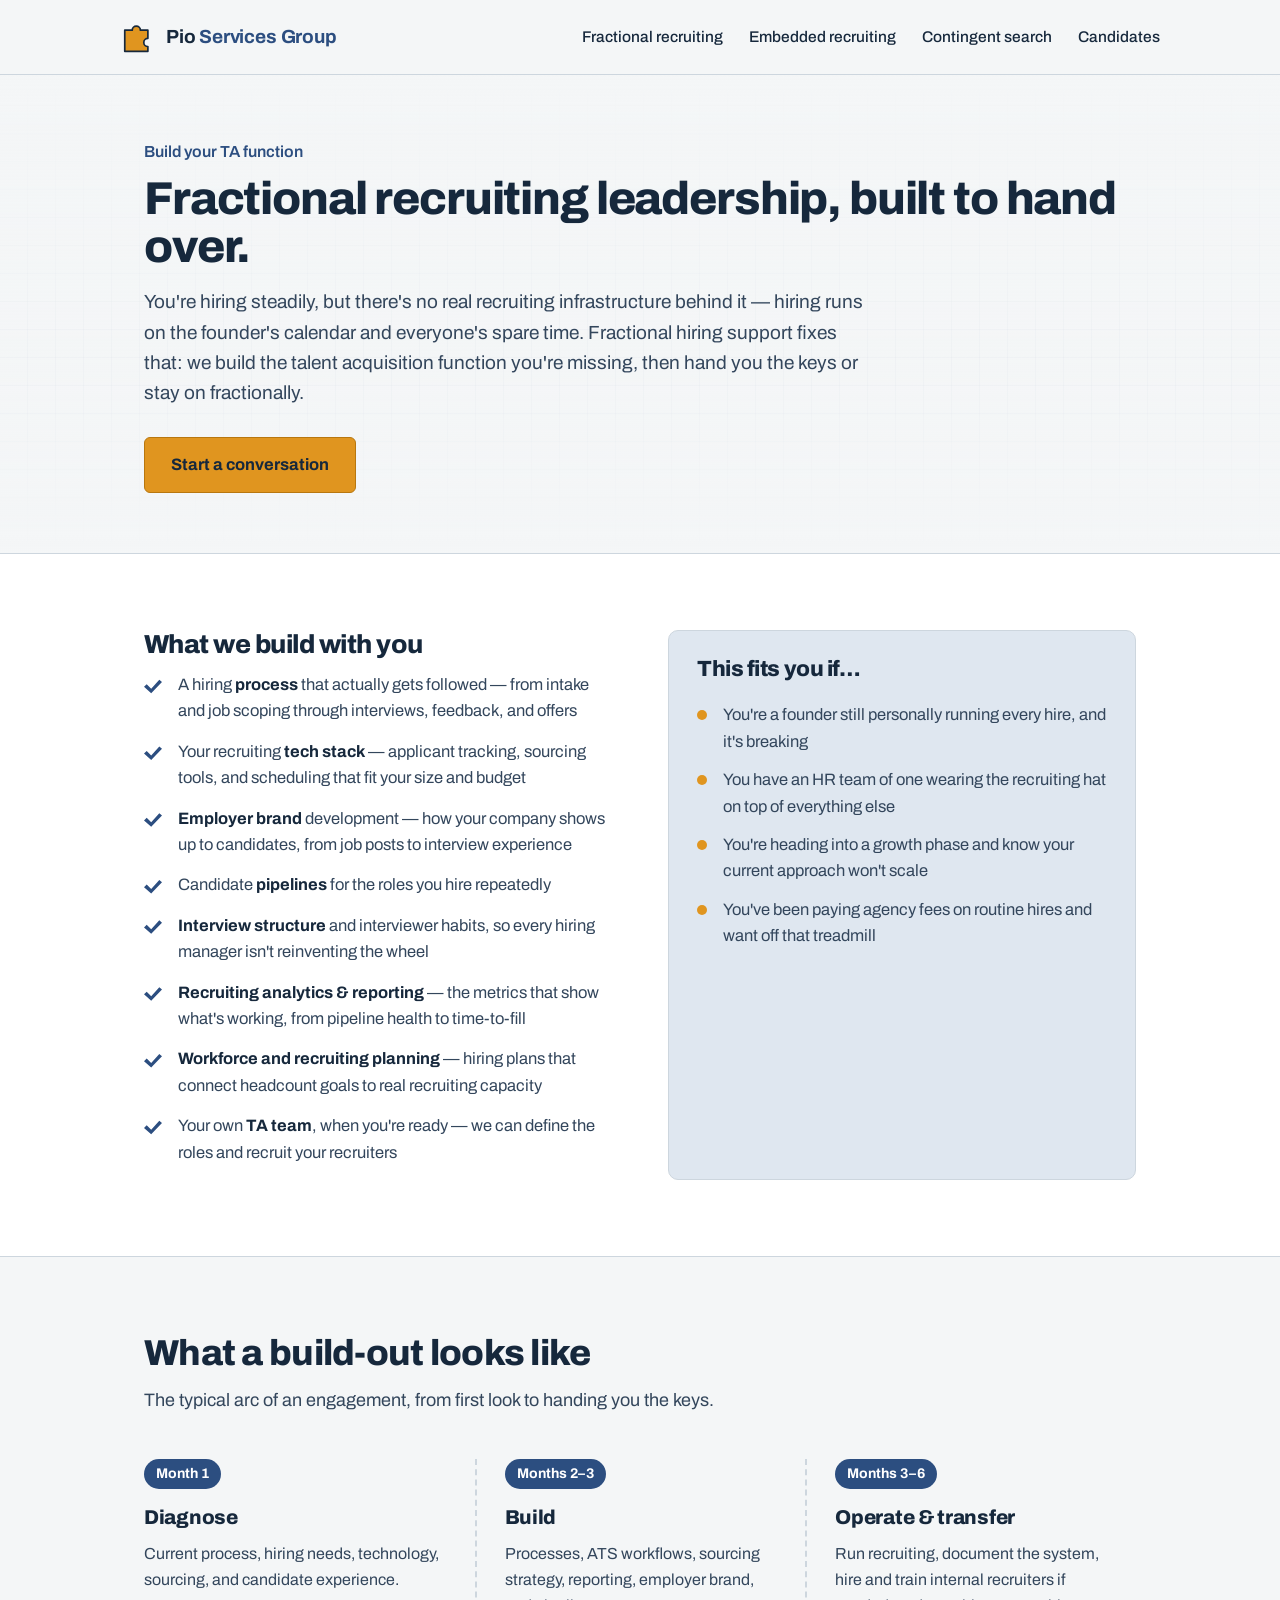
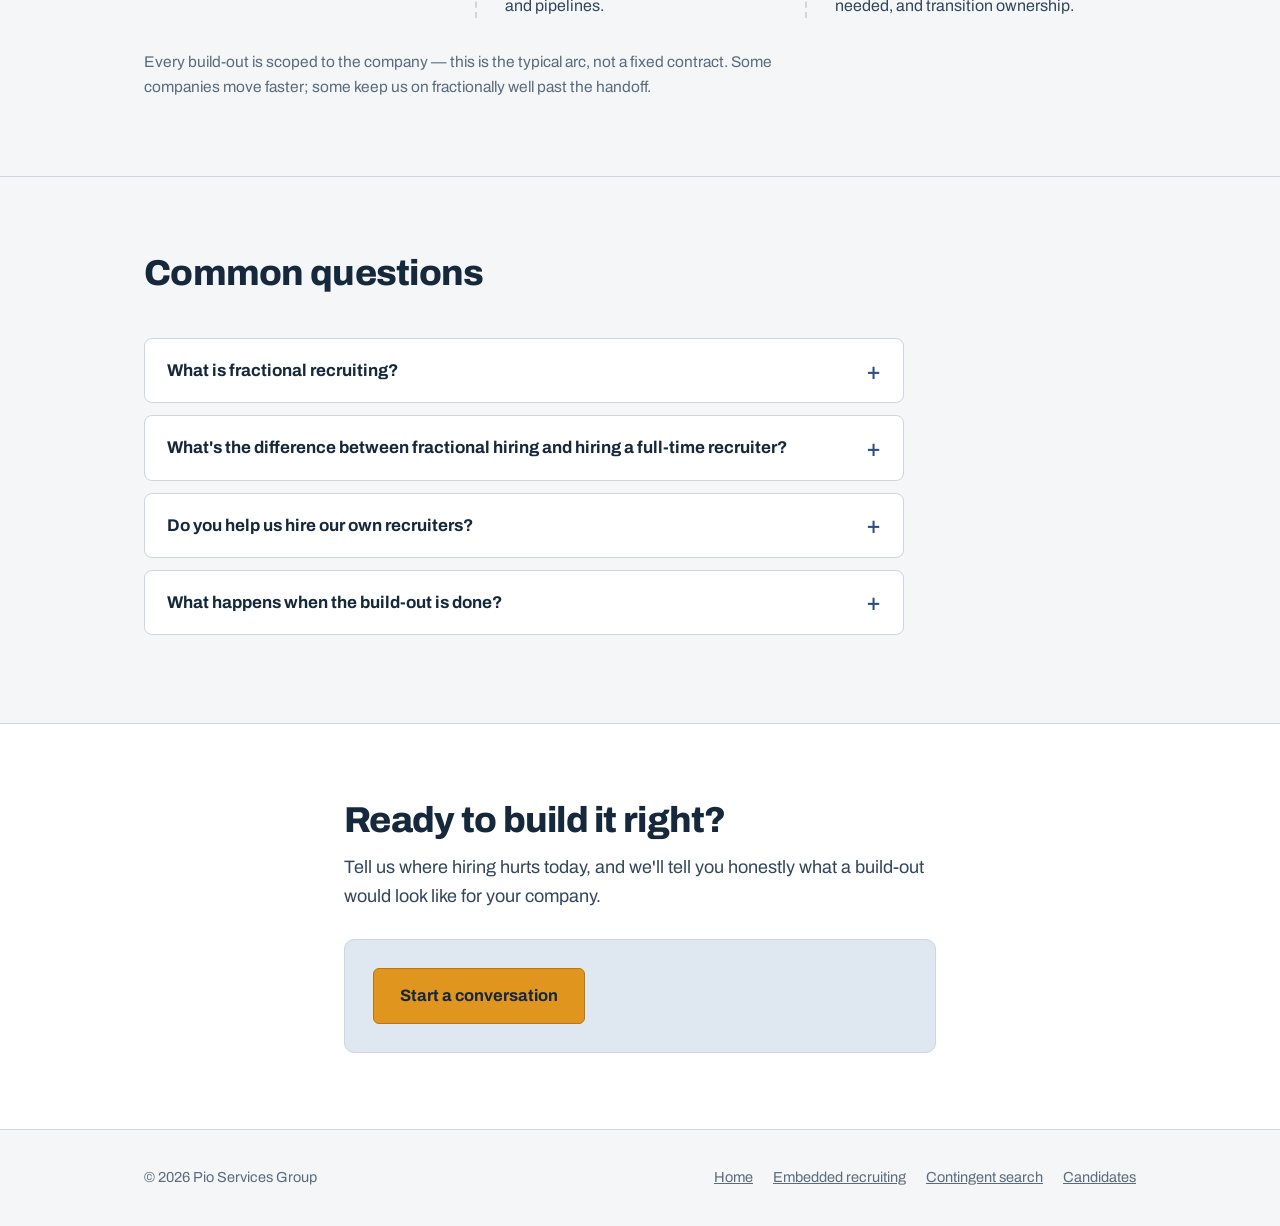
<file: fractional-recruiting.html>
<!DOCTYPE html>
<html lang="en">
<head>
<meta charset="UTF-8">
<meta name="viewport" content="width=device-width, initial-scale=1.0">
<title>Fractional Recruiting &amp; Fractional Hiring Support | Pio Services Group</title>
<meta name="description" content="Fractional recruiting and fractional hiring support: senior TA leadership that builds your talent acquisition function from the ground up — hiring process, recruiting tech stack, employer brand, and pipelines — without the cost of a full-time TA hire.">
<link rel="canonical" href="https://pioservicesgroup.com/fractional-recruiting.html">
<meta name="robots" content="index, follow">

<meta property="og:type" content="website">
<meta property="og:site_name" content="Pio Services Group">
<meta property="og:title" content="Fractional Recruiting &amp; TA Build-Out | Pio Services Group">
<meta property="og:description" content="Fractional hiring support: senior recruiting leadership and hands-on execution, a fraction at a time. We build your TA function — process, tech, and employer brand — then hand you the keys or stay on.">
<meta property="og:url" content="https://pioservicesgroup.com/fractional-recruiting.html">

<script type="application/ld+json">
{
  "@context": "https://schema.org",
  "@type": "Service",
  "name": "Fractional Recruiting & TA Function Build-Out",
  "provider": { "@type": "ProfessionalService", "name": "Pio Services Group", "url": "https://pioservicesgroup.com/" },
  "serviceType": "Fractional recruiting",
  "description": "Fractional talent acquisition leadership: building hiring processes, implementing recruiting technology, developing employer brand, and standing up TA teams."
}
</script>
<script type="application/ld+json">
{
  "@context": "https://schema.org",
  "@type": "FAQPage",
  "mainEntity": [
    {
      "@type": "Question",
      "name": "What is fractional recruiting?",
      "acceptedAnswer": { "@type": "Answer", "text": "Fractional recruiting means getting senior recruiting leadership and hands-on execution without a full-time hire. We work a set portion of our time inside your business — building your talent acquisition process, tools, and pipelines — at a fraction of the cost of a full-time TA leader." }
    },
    {
      "@type": "Question",
      "name": "What's the difference between fractional hiring and hiring a full-time recruiter?",
      "acceptedAnswer": { "@type": "Answer", "text": "With fractional hiring, you get experienced recruiting leadership for part of the week instead of adding a full-time salary, benefits, and a long search for the right TA leader. It fits companies that hire steadily but not enough to justify a full-time head of talent, or that need the function built before they know what full-time role to hire." }
    },
    {
      "@type": "Question",
      "name": "Do you help us hire our own recruiters?",
      "acceptedAnswer": { "@type": "Answer", "text": "Yes. Part of building a TA function is often hiring the people who will run it. We can define the roles, recruit your recruiters, and get them up to speed on the process and tools we've built together." }
    },
    {
      "@type": "Question",
      "name": "What happens when the build-out is done?",
      "acceptedAnswer": { "@type": "Answer", "text": "Your call. Some companies take the keys and run everything in-house. Others keep us on fractionally for leadership, surge capacity, or hard searches. The goal is a function that works without depending on us." }
    }
  ]
}
</script>

<link rel="preconnect" href="https://fonts.googleapis.com">
<link rel="preconnect" href="https://fonts.gstatic.com" crossorigin>
<link href="https://fonts.googleapis.com/css2?family=Archivo:wght@400;500;600;700;800&display=swap" rel="stylesheet">
<link rel="stylesheet" href="styles.css">
</head>
<body>

<header>
  <div class="wrap nav">
    <a class="brand" href="index.html" aria-label="Pio Services Group home">
      <svg width="34" height="34" viewBox="0 0 100 100" aria-hidden="true">
        <path d="M14 30 h22 a12 12 0 1 1 24 0 h22 v24 a12 12 0 1 0 0 24 v14 H14 Z"
              fill="#e0951f" stroke="#16283c" stroke-width="5" stroke-linejoin="round"/>
      </svg>
      <span class="brand-name">Pio <span>Services Group</span></span>
    </a>
    <button class="menu-toggle" aria-label="Open menu" aria-expanded="false" onclick="document.querySelector('header .nav').classList.toggle('menu-open'); this.setAttribute('aria-expanded', this.getAttribute('aria-expanded')==='false' ? 'true' : 'false');">
      <svg width="26" height="26" viewBox="0 0 24 24" fill="none" stroke="currentColor" stroke-width="2.4" stroke-linecap="round" aria-hidden="true"><line x1="3" y1="6" x2="21" y2="6"/><line x1="3" y1="12" x2="21" y2="12"/><line x1="3" y1="18" x2="21" y2="18"/></svg>
    </button>
    <nav class="nav-links" aria-label="Main">
      <a href="fractional-recruiting.html">Fractional recruiting</a>
      <a href="embedded-recruiting.html">Embedded recruiting</a>
      <a href="contingent-search.html">Contingent search</a>
      <a href="candidates.html">Candidates</a>
    </nav>
  </div>
</header>

<main>

  <div class="page-hero">
    <div class="wrap">
      <div class="kicker">Build your TA function</div>
      <h1>Fractional recruiting leadership, built to hand over.</h1>
      <p>You're hiring steadily, but there's no real recruiting infrastructure behind it — hiring runs on the founder's calendar and everyone's spare time. Fractional hiring support fixes that: we build the talent acquisition function you're missing, then hand you the keys or stay on fractionally.</p>
      <div class="cta-row">
        <a class="btn" href="mailto:contact@pioservicesgroup.com?subject=Fractional%20recruiting%20inquiry">Start a conversation</a>
      </div>
    </div>
  </div>

  <section class="split">
    <div class="wrap split-grid">
      <div>
        <h2>What we build with you</h2>
        <ul class="checklist">
          <li>A hiring <strong>process</strong> that actually gets followed — from intake and job scoping through interviews, feedback, and offers</li>
          <li>Your recruiting <strong>tech stack</strong> — applicant tracking, sourcing tools, and scheduling that fit your size and budget</li>
          <li><strong>Employer brand</strong> development — how your company shows up to candidates, from job posts to interview experience</li>
          <li>Candidate <strong>pipelines</strong> for the roles you hire repeatedly</li>
          <li><strong>Interview structure</strong> and interviewer habits, so every hiring manager isn't reinventing the wheel</li>
          <li><strong>Recruiting analytics &amp; reporting</strong> — the metrics that show what's working, from pipeline health to time-to-fill</li>
          <li><strong>Workforce and recruiting planning</strong> — hiring plans that connect headcount goals to real recruiting capacity</li>
          <li>Your own <strong>TA team</strong>, when you're ready — we can define the roles and recruit your recruiters</li>
        </ul>
      </div>
      <div class="who-box">
        <h2>This fits you if…</h2>
        <ul>
          <li>You're a founder still personally running every hire, and it's breaking</li>
          <li>You have an HR team of one wearing the recruiting hat on top of everything else</li>
          <li>You're heading into a growth phase and know your current approach won't scale</li>
          <li>You've been paying agency fees on routine hires and want off that treadmill</li>
        </ul>
      </div>
    </div>
  </section>

  <section class="flow">
    <div class="wrap">
      <div class="section-head">
        <h2>What a build-out looks like</h2>
        <p>The typical arc of an engagement, from first look to handing you the keys.</p>
      </div>
      <div class="flow-track">
        <div class="phase">
          <span class="when">Month 1</span>
          <h3>Diagnose</h3>
          <p>Current process, hiring needs, technology, sourcing, and candidate experience.</p>
        </div>
        <div class="phase">
          <span class="when">Months 2–3</span>
          <h3>Build</h3>
          <p>Processes, ATS workflows, sourcing strategy, reporting, employer brand, and pipelines.</p>
        </div>
        <div class="phase">
          <span class="when">Months 3–6</span>
          <h3>Operate &amp; transfer</h3>
          <p>Run recruiting, document the system, hire and train internal recruiters if needed, and transition ownership.</p>
        </div>
      </div>
      <p class="flow-caveat">Every build-out is scoped to the company — this is the typical arc, not a fixed contract. Some companies move faster; some keep us on fractionally well past the handoff.</p>
    </div>
  </section>

  <section class="faq">
    <div class="wrap">
      <div class="section-head">
        <h2>Common questions</h2>
      </div>
      <div class="faq-list">
        <details>
          <summary>What is fractional recruiting?</summary>
          <p>Fractional recruiting means getting senior recruiting leadership and hands-on execution without a full-time hire. We work a set portion of our time inside your business — building your talent acquisition process, tools, and pipelines — at a fraction of the cost of a full-time TA leader.</p>
        </details>
        <details>
          <summary>What's the difference between fractional hiring and hiring a full-time recruiter?</summary>
          <p>With fractional hiring, you get experienced recruiting leadership for part of the week instead of adding a full-time salary, benefits, and a long search for the right TA leader. It fits companies that hire steadily but not enough to justify a full-time head of talent, or that need the function built before they know what full-time role to hire.</p>
        </details>
        <details>
          <summary>Do you help us hire our own recruiters?</summary>
          <p>Yes. Part of building a TA function is often hiring the people who will run it. We can define the roles, recruit your recruiters, and get them up to speed on the process and tools we've built together.</p>
        </details>
        <details>
          <summary>What happens when the build-out is done?</summary>
          <p>Your call. Some companies take the keys and run everything in-house. Others keep us on fractionally for leadership, surge capacity, or hard searches. The goal is a function that works without depending on us.</p>
        </details>
      </div>
    </div>
  </section>

  <section class="contact">
    <div class="wrap contact-inner">
      <h2>Ready to build it right?</h2>
      <p>Tell us where hiring hurts today, and we'll tell you honestly what a build-out would look like for your company.</p>
      <div class="contact-box">
        <a class="btn" href="mailto:contact@pioservicesgroup.com?subject=Fractional%20recruiting%20inquiry">Start a conversation</a>
      </div>
    </div>
  </section>

</main>

<footer>
  <div class="wrap foot">
    <div>© 2026 Pio Services Group</div>
    <nav class="foot-links" aria-label="Footer">
      <a href="index.html">Home</a>
      <a href="embedded-recruiting.html">Embedded recruiting</a>
      <a href="contingent-search.html">Contingent search</a>
      <a href="candidates.html">Candidates</a>
    </nav>
  </div>
</footer>

</body>
</html>
</file>
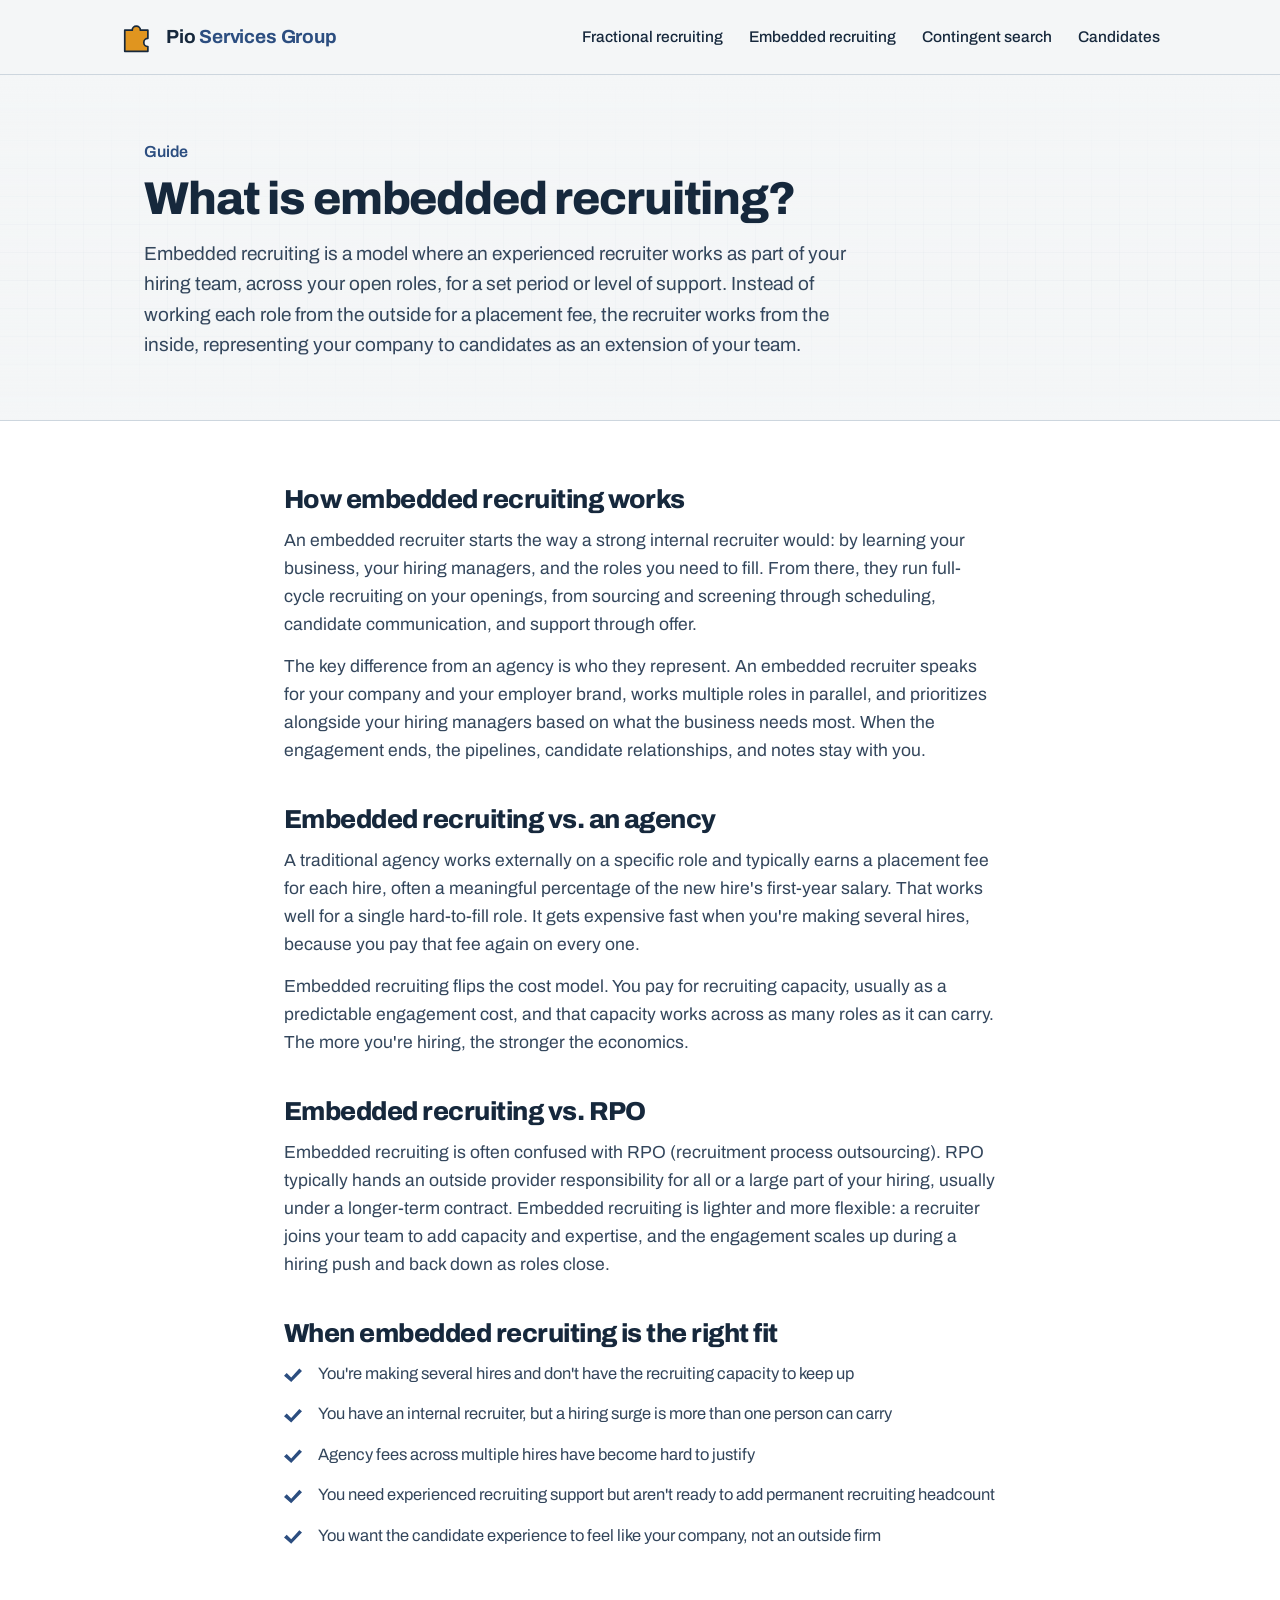
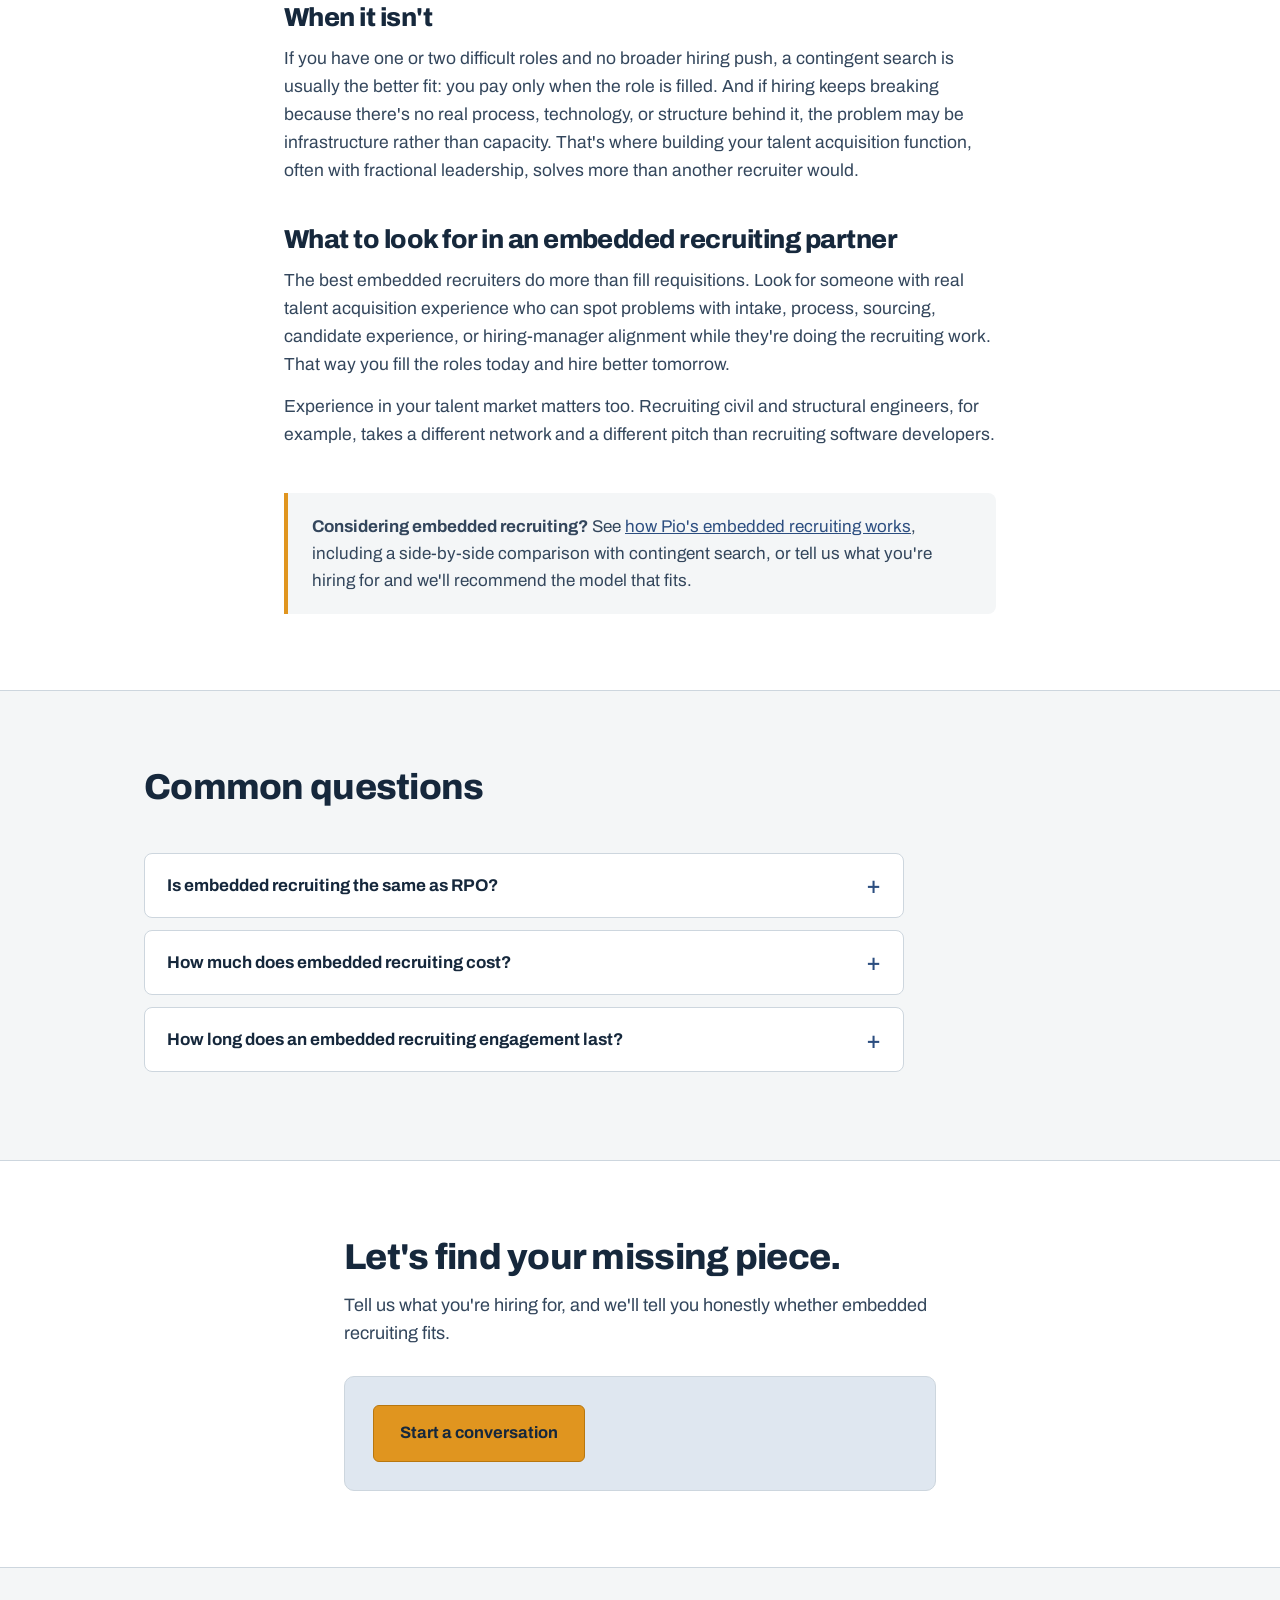
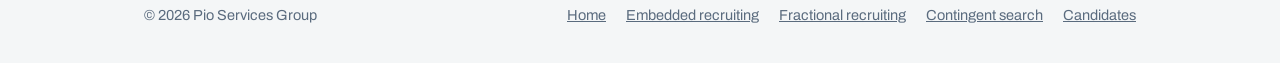
<file: what-is-embedded-recruiting.html>
<!DOCTYPE html>
<html lang="en">
<head>
<meta charset="UTF-8">
<meta name="viewport" content="width=device-width, initial-scale=1.0">
<title>What Is Embedded Recruiting? How It Works and When It Fits | Pio Services Group</title>
<meta name="description" content="What is embedded recruiting? A plain-language guide to how embedded recruiters work, how embedded recruiting differs from agencies and RPO, what it costs, and when it's the right fit for your hiring.">
<link rel="canonical" href="https://pioservicesgroup.com/what-is-embedded-recruiting.html">
<meta name="robots" content="index, follow">
<meta property="og:type" content="article">
<meta property="og:site_name" content="Pio Services Group">
<meta property="og:title" content="What is embedded recruiting? | Pio Services Group">
<meta property="og:description" content="How embedded recruiting works, how it compares to agencies and RPO, and when it's the right model for your hiring.">
<meta property="og:url" content="https://pioservicesgroup.com/what-is-embedded-recruiting.html">
<script type="application/ld+json">
{
  "@context": "https://schema.org",
  "@type": "Article",
  "headline": "What is embedded recruiting? How it works and when it fits",
  "datePublished": "2026-10-29",
  "dateModified": "2026-10-29",
  "author": { "@type": "Organization", "name": "Pio Services Group", "url": "https://pioservicesgroup.com/" },
  "publisher": { "@type": "Organization", "name": "Pio Services Group", "url": "https://pioservicesgroup.com/" },
  "mainEntityOfPage": "https://pioservicesgroup.com/what-is-embedded-recruiting.html"
}
</script>
<script type="application/ld+json">
{
  "@context": "https://schema.org",
  "@type": "FAQPage",
  "mainEntity": [
    { "@type": "Question", "name": "What is embedded recruiting?",
      "acceptedAnswer": { "@type": "Answer", "text": "Embedded recruiting is a model where an experienced recruiter works as part of your hiring team for a set period or level of support, recruiting across your open roles and representing your company to candidates, instead of working each role from the outside for a placement fee." } },
    { "@type": "Question", "name": "Is embedded recruiting the same as RPO?",
      "acceptedAnswer": { "@type": "Answer", "text": "They're related but not the same. RPO (recruitment process outsourcing) typically hands an outside provider responsibility for all or a large part of your hiring, usually under a long-term contract. Embedded recruiting is lighter and more flexible: a recruiter joins your team to add capacity and expertise, and the engagement scales up or down with your hiring." } },
    { "@type": "Question", "name": "How much does embedded recruiting cost?",
      "acceptedAnswer": { "@type": "Answer", "text": "Embedded recruiting is usually priced as a predictable engagement cost, such as a monthly or hourly arrangement, rather than a percentage of each hire's salary. For companies making several hires, that often costs less than paying an agency fee on every placement." } }
  ]
}
</script>
<link rel="preconnect" href="https://fonts.googleapis.com">
<link rel="preconnect" href="https://fonts.gstatic.com" crossorigin>
<link href="https://fonts.googleapis.com/css2?family=Archivo:wght@400;500;600;700;800&display=swap" rel="stylesheet">
<link rel="stylesheet" href="styles.css">
</head>
<body>

<header>
  <div class="wrap nav">
    <a class="brand" href="index.html" aria-label="Pio Services Group home">
      <svg width="34" height="34" viewBox="0 0 100 100" aria-hidden="true">
        <path d="M14 30 h22 a12 12 0 1 1 24 0 h22 v24 a12 12 0 1 0 0 24 v14 H14 Z"
              fill="#e0951f" stroke="#16283c" stroke-width="5" stroke-linejoin="round"/>
      </svg>
      <span class="brand-name">Pio <span>Services Group</span></span>
    </a>
    <button class="menu-toggle" aria-label="Open menu" aria-expanded="false" onclick="document.querySelector('header .nav').classList.toggle('menu-open'); this.setAttribute('aria-expanded', this.getAttribute('aria-expanded')==='false' ? 'true' : 'false');">
      <svg width="26" height="26" viewBox="0 0 24 24" fill="none" stroke="currentColor" stroke-width="2.4" stroke-linecap="round" aria-hidden="true"><line x1="3" y1="6" x2="21" y2="6"/><line x1="3" y1="12" x2="21" y2="12"/><line x1="3" y1="18" x2="21" y2="18"/></svg>
    </button>
    <nav class="nav-links" aria-label="Main">
      <a href="fractional-recruiting.html">Fractional recruiting</a>
      <a href="embedded-recruiting.html">Embedded recruiting</a>
      <a href="contingent-search.html">Contingent search</a>
      <a href="candidates.html">Candidates</a>
    </nav>
  </div>
</header>

<main>

  <div class="page-hero">
    <div class="wrap">
      <div class="kicker">Guide</div>
      <h1>What is embedded recruiting?</h1>
      <p>Embedded recruiting is a model where an experienced recruiter works as part of your hiring team, across your open roles, for a set period or level of support. Instead of working each role from the outside for a placement fee, the recruiter works from the inside, representing your company to candidates as an extension of your team.</p>
    </div>
  </div>

  <article class="plain article">
    <div class="wrap">

      <h2>How embedded recruiting works</h2>
      <p class="body-copy">An embedded recruiter starts the way a strong internal recruiter would: by learning your business, your hiring managers, and the roles you need to fill. From there, they run full-cycle recruiting on your openings, from sourcing and screening through scheduling, candidate communication, and support through offer.</p>
      <p class="body-copy">The key difference from an agency is who they represent. An embedded recruiter speaks for your company and your employer brand, works multiple roles in parallel, and prioritizes alongside your hiring managers based on what the business needs most. When the engagement ends, the pipelines, candidate relationships, and notes stay with you.</p>

      <h2>Embedded recruiting vs. an agency</h2>
      <p class="body-copy">A traditional agency works externally on a specific role and typically earns a placement fee for each hire, often a meaningful percentage of the new hire's first-year salary. That works well for a single hard-to-fill role. It gets expensive fast when you're making several hires, because you pay that fee again on every one.</p>
      <p class="body-copy">Embedded recruiting flips the cost model. You pay for recruiting capacity, usually as a predictable engagement cost, and that capacity works across as many roles as it can carry. The more you're hiring, the stronger the economics.</p>

      <h2>Embedded recruiting vs. RPO</h2>
      <p class="body-copy">Embedded recruiting is often confused with RPO (recruitment process outsourcing). RPO typically hands an outside provider responsibility for all or a large part of your hiring, usually under a longer-term contract. Embedded recruiting is lighter and more flexible: a recruiter joins your team to add capacity and expertise, and the engagement scales up during a hiring push and back down as roles close.</p>

      <h2>When embedded recruiting is the right fit</h2>
      <ul class="checklist">
        <li>You're making several hires and don't have the recruiting capacity to keep up</li>
        <li>You have an internal recruiter, but a hiring surge is more than one person can carry</li>
        <li>Agency fees across multiple hires have become hard to justify</li>
        <li>You need experienced recruiting support but aren't ready to add permanent recruiting headcount</li>
        <li>You want the candidate experience to feel like your company, not an outside firm</li>
      </ul>

      <h2>When it isn't</h2>
      <p class="body-copy">If you have one or two difficult roles and no broader hiring push, a contingent search is usually the better fit: you pay only when the role is filled. And if hiring keeps breaking because there's no real process, technology, or structure behind it, the problem may be infrastructure rather than capacity. That's where building your talent acquisition function, often with fractional leadership, solves more than another recruiter would.</p>

      <h2>What to look for in an embedded recruiting partner</h2>
      <p class="body-copy">The best embedded recruiters do more than fill requisitions. Look for someone with real talent acquisition experience who can spot problems with intake, process, sourcing, candidate experience, or hiring-manager alignment while they're doing the recruiting work. That way you fill the roles today and hire better tomorrow.</p>
      <p class="body-copy">Experience in your talent market matters too. Recruiting civil and structural engineers, for example, takes a different network and a different pitch than recruiting software developers.</p>

      <div class="compare-note">
        <p><strong>Considering embedded recruiting?</strong> See <a href="embedded-recruiting.html">how Pio's embedded recruiting works</a>, including a side-by-side comparison with contingent search, or tell us what you're hiring for and we'll recommend the model that fits.</p>
      </div>
    </div>
  </article>

  <section class="faq">
    <div class="wrap">
      <div class="section-head">
        <h2>Common questions</h2>
      </div>
      <div class="faq-list">
        <details>
          <summary>Is embedded recruiting the same as RPO?</summary>
          <p>They're related but not the same. RPO typically hands an outside provider responsibility for all or a large part of your hiring, usually under a long-term contract. Embedded recruiting is lighter and more flexible: a recruiter joins your team to add capacity and expertise, and the engagement scales up or down with your hiring.</p>
        </details>
        <details>
          <summary>How much does embedded recruiting cost?</summary>
          <p>Embedded recruiting is usually priced as a predictable engagement cost, such as a monthly or hourly arrangement, rather than a percentage of each hire's salary. For companies making several hires, that often costs less than paying an agency fee on every placement.</p>
        </details>
        <details>
          <summary>How long does an embedded recruiting engagement last?</summary>
          <p>It depends on your hiring. Some engagements cover a specific hiring push of a few months; others continue as ongoing, part-time support. The model is designed to flex as your needs change.</p>
        </details>
      </div>
    </div>
  </section>

  <section class="contact">
    <div class="wrap contact-inner">
      <h2>Let's find your missing piece.</h2>
      <p>Tell us what you're hiring for, and we'll tell you honestly whether embedded recruiting fits.</p>
      <div class="contact-box">
        <a class="btn" href="mailto:contact@pioservicesgroup.com?subject=Embedded%20recruiting%20inquiry">Start a conversation</a>
      </div>
    </div>
  </section>

</main>

<footer>
  <div class="wrap foot">
    <div>© 2026 Pio Services Group</div>
    <nav class="foot-links" aria-label="Footer">
      <a href="index.html">Home</a>
      <a href="embedded-recruiting.html">Embedded recruiting</a>
      <a href="fractional-recruiting.html">Fractional recruiting</a>
      <a href="contingent-search.html">Contingent search</a>
      <a href="candidates.html">Candidates</a>
    </nav>
  </div>
</footer>

</body>
</html>
</file>
<file: styles.css>
:root {
  --ink: #16283c;
  --blue: #2c4e80;
  --blue-soft: #dfe7f0;
  --paper: #f4f6f7;
  --white: #ffffff;
  --amber: #e0951f;
  --amber-deep: #b8770f;
  --line: #cdd6de;
}

* { margin: 0; padding: 0; box-sizing: border-box; }

html { scroll-behavior: smooth; }
@media (prefers-reduced-motion: reduce) {
  html { scroll-behavior: auto; }
}

body {
  font-family: "Archivo", -apple-system, "Segoe UI", sans-serif;
  color: var(--ink);
  background: var(--paper);
  line-height: 1.6;
  font-size: 17px;
}

.wrap {
  max-width: 1040px;
  margin: 0 auto;
  padding: 0 24px;
}

a { color: var(--blue); }
a:focus-visible, button:focus-visible {
  outline: 3px solid var(--amber);
  outline-offset: 3px;
}

/* ---------- Header ---------- */
header {
  background: var(--paper);
  border-bottom: 1px solid var(--line);
}
.nav {
  display: flex;
  align-items: center;
  justify-content: space-between;
  padding: 20px 0;
}
.brand {
  display: flex;
  align-items: center;
  gap: 12px;
  text-decoration: none;
  color: var(--ink);
}
.brand svg { display: block; }
.brand-name {
  font-weight: 700;
  font-size: 19px;
  letter-spacing: -0.01em;
}
.brand-name span { color: var(--blue); }
.nav-links {
  display: flex;
  gap: 26px;
  align-items: center;
}
.nav-links a {
  text-decoration: none;
  color: var(--ink);
  font-weight: 500;
  font-size: 15.5px;
}
.nav-links a:hover { color: var(--blue); }
.nav-cta {
  background: var(--ink);
  color: var(--white) !important;
  padding: 9px 18px;
  border-radius: 6px;
}
.nav-cta:hover { background: var(--blue); }
/* Desktop: no CTA button in the header; it lives in the mobile menu only */
@media (min-width: 821px) {
  .nav-links .nav-cta { display: none; }
}


/* ---------- Mobile menu toggle ---------- */
.menu-toggle {
  display: none;
  background: none;
  border: none;
  color: var(--ink);
  cursor: pointer;
  padding: 6px;
}
header { position: relative; }

/* ---------- Hero (home) ---------- */
.hero {
  background:
    linear-gradient(var(--paper) 0%, rgba(244,246,247,0.6) 55%, var(--paper) 100%),
    repeating-linear-gradient(0deg, transparent, transparent 27px, rgba(44,78,128,0.09) 27px, rgba(44,78,128,0.09) 28px),
    repeating-linear-gradient(90deg, transparent, transparent 27px, rgba(44,78,128,0.09) 27px, rgba(44,78,128,0.09) 28px);
  border-bottom: 1px solid var(--line);
}
.hero-inner {
  display: grid;
  grid-template-columns: 1.4fr 1fr;
  gap: 48px;
  align-items: center;
  padding: 88px 0 96px;
}
h1 {
  font-size: clamp(38px, 5.5vw, 58px);
  line-height: 1.05;
  font-weight: 800;
  letter-spacing: -0.025em;
  margin-bottom: 22px;
}
.hero p {
  font-size: 19px;
  max-width: 34em;
  color: #33465c;
  margin-bottom: 32px;
}
.cta-row {
  display: flex;
  align-items: center;
  gap: 20px;
  flex-wrap: wrap;
}
.btn {
  display: inline-block;
  background: var(--amber);
  color: var(--ink);
  font-weight: 700;
  font-size: 16.5px;
  text-decoration: none;
  padding: 14px 26px;
  border-radius: 6px;
  border: 1px solid var(--amber-deep);
}
.btn:hover { background: #eaa733; }
.cta-row .email {
  font-weight: 500;
  font-size: 16px;
}
.hero-art { justify-self: center; }

/* ---------- Interior page hero ---------- */
.page-hero {
  background:
    linear-gradient(var(--paper) 0%, rgba(244,246,247,0.65) 60%, var(--paper) 100%),
    repeating-linear-gradient(0deg, transparent, transparent 27px, rgba(44,78,128,0.08) 27px, rgba(44,78,128,0.08) 28px),
    repeating-linear-gradient(90deg, transparent, transparent 27px, rgba(44,78,128,0.08) 27px, rgba(44,78,128,0.08) 28px);
  border-bottom: 1px solid var(--line);
  padding: 64px 0 60px;
}
.page-hero .kicker {
  font-weight: 600;
  color: var(--blue);
  font-size: 16px;
  margin-bottom: 10px;
}
.page-hero h1 {
  font-size: clamp(32px, 4.5vw, 46px);
  margin-bottom: 16px;
}
.page-hero p {
  font-size: 19px;
  max-width: 38em;
  color: #33465c;
}
.page-hero .cta-row { margin-top: 28px; }

/* ---------- Sections ---------- */
section { padding: 76px 0; }
.section-head {
  max-width: 40em;
  margin-bottom: 44px;
}
h2 {
  font-size: clamp(28px, 3.5vw, 36px);
  font-weight: 800;
  letter-spacing: -0.02em;
  line-height: 1.15;
  margin-bottom: 12px;
}
.section-head p { color: #33465c; font-size: 18px; }

/* ---------- Services (home teasers) ---------- */
.services { background: var(--white); border-bottom: 1px solid var(--line); }
.service-grid {
  display: grid;
  grid-template-columns: repeat(3, 1fr);
  gap: 40px;
}
.service {
  border-top: 3px solid var(--blue);
  padding-top: 20px;
  display: flex;
  flex-direction: column;
}
.service:nth-child(2) { border-top-color: var(--amber); }
.service h3 {
  font-size: 21px;
  font-weight: 700;
  letter-spacing: -0.01em;
  margin-bottom: 10px;
}
.service .fit {
  font-weight: 600;
  color: var(--blue);
  font-size: 15px;
  margin-bottom: 10px;
}
.service p { font-size: 16px; color: #33465c; margin-bottom: 14px; }
.learn-more {
  margin-top: auto;
  font-weight: 700;
  font-size: 15.5px;
  text-decoration: none;
}
.learn-more:hover { text-decoration: underline; }

/* ---------- Two-column content (service pages) ---------- */
.split { background: var(--white); border-bottom: 1px solid var(--line); }
.split-grid {
  display: grid;
  grid-template-columns: 1fr 1fr;
  gap: 56px;
}
.split h2 { font-size: 26px; }
.checklist { list-style: none; }
.checklist li {
  position: relative;
  padding: 0 0 14px 34px;
  font-size: 16.5px;
  color: #33465c;
}
.checklist li::before {
  content: "";
  position: absolute;
  left: 0;
  top: 4px;
  width: 18px;
  height: 18px;
  border-radius: 4px;
  background: var(--blue);
  clip-path: polygon(15% 45%, 40% 70%, 85% 20%, 100% 33%, 40% 95%, 0 60%);
}
.who-box {
  background: var(--blue-soft);
  border: 1px solid var(--line);
  border-radius: 10px;
  padding: 26px 28px;
}
.who-box h2 { font-size: 22px; margin-bottom: 14px; }
.who-box ul { list-style: none; }
.who-box li {
  padding: 6px 0 6px 26px;
  position: relative;
  font-size: 16.5px;
  color: #33465c;
}
.who-box li::before {
  content: "";
  position: absolute;
  left: 0;
  top: 14px;
  width: 10px;
  height: 10px;
  border-radius: 50%;
  background: var(--amber);
}

/* ---------- How it works ---------- */
.how { background: var(--paper); border-bottom: 1px solid var(--line); }
.steps {
  display: grid;
  grid-template-columns: repeat(3, 1fr);
  gap: 40px;
  counter-reset: step;
}
.step { position: relative; padding-left: 56px; }
.step::before {
  counter-increment: step;
  content: counter(step);
  position: absolute;
  left: 0; top: 2px;
  width: 38px; height: 38px;
  border-radius: 50%;
  background: var(--blue);
  color: var(--white);
  font-weight: 700;
  font-size: 18px;
  display: flex;
  align-items: center;
  justify-content: center;
}
.step h3 { font-size: 19px; font-weight: 700; margin-bottom: 8px; letter-spacing: -0.01em; }
.step p { font-size: 16px; color: #33465c; }
.model-note {
  margin-top: 44px;
  border-left: 4px solid var(--amber);
  background: var(--white);
  border-radius: 0 8px 8px 0;
  padding: 22px 26px;
  max-width: 46em;
}
.model-note p { font-size: 17px; color: #33465c; }
.model-note strong { color: var(--ink); }

/* ---------- FAQ ---------- */
.faq { background: var(--paper); border-bottom: 1px solid var(--line); }
.faq-list { max-width: 760px; }
.faq details {
  background: var(--white);
  border: 1px solid var(--line);
  border-radius: 8px;
  margin-bottom: 12px;
  padding: 0 22px;
}
.faq summary {
  cursor: pointer;
  font-weight: 700;
  font-size: 17px;
  padding: 18px 0;
  list-style: none;
  display: flex;
  justify-content: space-between;
  align-items: center;
  gap: 16px;
}
.faq summary::-webkit-details-marker { display: none; }
.faq summary::after {
  content: "+";
  font-size: 24px;
  font-weight: 500;
  color: var(--blue);
  line-height: 1;
  flex-shrink: 0;
}
.faq details[open] summary::after { content: "\2013"; }
.faq details p {
  padding: 0 0 20px;
  font-size: 16px;
  color: #33465c;
  max-width: 42em;
}

/* ---------- Proof ---------- */
.proof { background: var(--ink); color: var(--white); }
.proof h2 { color: var(--white); }
.proof .section-head p { color: #c3cedb; }
.role-list {
  display: flex;
  flex-wrap: wrap;
  gap: 10px;
  list-style: none;
  max-width: 780px;
}
.role-list li {
  border: 1px solid #3b5372;
  border-radius: 999px;
  padding: 7px 16px;
  font-size: 15.5px;
  color: #dce5ef;
  white-space: nowrap;
}
.code-to-concrete {
  margin-top: 40px;
  font-size: 20px;
  font-weight: 600;
  color: var(--amber);
  letter-spacing: -0.01em;
}

/* ---------- About ---------- */
.about { background: var(--paper); border-bottom: 1px solid var(--line); }
.about-inner {
  display: grid;
  grid-template-columns: auto 1fr;
  gap: 36px;
  align-items: start;
  max-width: 860px;
}
.about-mark { padding-top: 6px; }
.about p {
  font-size: 18px;
  color: #33465c;
  max-width: 38em;
}
.about p + p { margin-top: 16px; }

/* ---------- Contact ---------- */
.contact { background: var(--white); }
.contact-inner { max-width: 640px; }
.contact p { font-size: 18px; color: #33465c; margin-bottom: 28px; max-width: 34em; }
.contact-box {
  background: var(--blue-soft);
  border: 1px solid var(--line);
  border-radius: 10px;
  padding: 28px;
  display: flex;
  flex-direction: column;
  gap: 14px;
  align-items: flex-start;
}
.contact-box .addr {
  font-size: 17px;
  font-weight: 600;
  word-break: break-all;
}

/* ---------- Footer ---------- */
footer {
  background: var(--paper);
  border-top: 1px solid var(--line);
  padding: 36px 0;
  font-size: 14.5px;
  color: #5a6b7e;
}
.foot {
  display: flex;
  justify-content: space-between;
  gap: 24px;
  flex-wrap: wrap;
}
.foot-links {
  display: flex;
  gap: 20px;
  flex-wrap: wrap;
}
footer a { color: #5a6b7e; }

/* ---------- Responsive ---------- */
@media (max-width: 820px) {
  .hero-inner {
    grid-template-columns: 1fr;
    padding: 56px 0 64px;
  }
  .hero-art { justify-self: start; order: -1; }
  .hero-art svg { width: 120px; height: 120px; }
  .service-grid { grid-template-columns: 1fr; gap: 32px; }
  .steps { grid-template-columns: 1fr; gap: 28px; }
  .split-grid { grid-template-columns: 1fr; gap: 36px; }
  .about-inner { grid-template-columns: 1fr; gap: 20px; }
  section { padding: 56px 0; }
  .page-hero { padding: 48px 0; }
  .menu-toggle { display: flex; align-items: center; }
  .nav-links { display: none; }
  .nav.menu-open .nav-links {
    display: flex;
    flex-direction: column;
    align-items: stretch;
    gap: 4px;
    position: absolute;
    top: 100%;
    left: 0;
    right: 0;
    background: var(--paper);
    border-bottom: 1px solid var(--line);
    box-shadow: 0 12px 24px rgba(22,40,60,0.08);
    padding: 12px 24px 20px;
    z-index: 50;
  }
  .nav.menu-open .nav-links a {
    padding: 12px 4px;
    border-bottom: 1px solid var(--line);
    font-size: 16.5px;
  }
  .nav.menu-open .nav-links a:last-child { border-bottom: none; }
  .nav.menu-open .nav-cta {
    margin-top: 10px;
    text-align: center;
    border-radius: 6px;
    padding: 12px 18px;
  }
}

/* ---------- Why Pio (proof blocks) ---------- */
.why { background: var(--paper); border-bottom: 1px solid var(--line); }
.why-intro {
  font-size: 18px;
  color: #33465c;
  max-width: 46em;
  margin-bottom: 44px;
}
.proof-grid {
  display: grid;
  grid-template-columns: repeat(4, 1fr);
  gap: 32px;
}
.proof-block {
  background: var(--white);
  border: 1px solid var(--line);
  border-radius: 10px;
  padding: 24px;
  border-top: 3px solid var(--amber);
}
.proof-block h3 {
  font-size: 18px;
  font-weight: 700;
  letter-spacing: -0.01em;
  margin-bottom: 8px;
}
.proof-block p { font-size: 15.5px; color: #33465c; }

/* ---------- Comparison table ---------- */
.compare { background: var(--white); border-bottom: 1px solid var(--line); }
.compare-scroll { overflow-x: auto; }
table.model-table {
  width: 100%;
  border-collapse: collapse;
  min-width: 560px;
  background: var(--white);
  border: 1px solid var(--line);
  border-radius: 10px;
  overflow: hidden;
}
.model-table th, .model-table td {
  text-align: left;
  padding: 14px 18px;
  font-size: 15.5px;
  border-bottom: 1px solid var(--line);
  vertical-align: top;
}
.model-table thead th {
  background: var(--ink);
  color: var(--white);
  font-size: 16px;
  letter-spacing: -0.01em;
}
.model-table tbody th {
  font-weight: 700;
  color: var(--ink);
  background: var(--paper);
  width: 24%;
}
.model-table td { color: #33465c; }
.model-table tr:last-child th, .model-table tr:last-child td { border-bottom: none; }
.compare-note {
  margin-top: 28px;
  border-left: 4px solid var(--amber);
  background: var(--paper);
  border-radius: 0 8px 8px 0;
  padding: 20px 24px;
  max-width: 46em;
}
.compare-note p { font-size: 17px; color: #33465c; }

/* ---------- Process flow ---------- */
.flow { background: var(--paper); border-bottom: 1px solid var(--line); }
.flow-track {
  display: grid;
  grid-template-columns: repeat(3, 1fr);
  gap: 0;
  counter-reset: phase;
}
.phase {
  position: relative;
  padding: 0 28px 0 0;
}
.phase + .phase { padding-left: 28px; border-left: 2px dashed var(--line); }
.phase .when {
  display: inline-block;
  background: var(--blue);
  color: var(--white);
  font-weight: 700;
  font-size: 14px;
  padding: 4px 12px;
  border-radius: 999px;
  margin-bottom: 12px;
}
.phase h3 {
  font-size: 20px;
  font-weight: 800;
  letter-spacing: -0.015em;
  margin-bottom: 8px;
}
.phase p { font-size: 16px; color: #33465c; }
.flow-caveat {
  margin-top: 32px;
  font-size: 15.5px;
  color: #5a6b7e;
  max-width: 44em;
}

/* ---------- Emphasis in checklists ---------- */
.checklist strong { color: var(--ink); }

/* ---------- Standalone content section ---------- */
.plain { background: var(--white); border-bottom: 1px solid var(--line); }
.plain .section-head p { max-width: 44em; }
.plain .body-copy {
  font-size: 17.5px;
  color: #33465c;
  max-width: 44em;
}
.plain .body-copy + .body-copy { margin-top: 14px; }

@media (max-width: 820px) {
  .proof-grid { grid-template-columns: 1fr 1fr; gap: 16px; }
  .flow-track { grid-template-columns: 1fr; }
  .phase { padding: 0 0 24px 0; }
  .phase + .phase { padding-left: 0; padding-top: 24px; border-left: none; border-top: 2px dashed var(--line); }
}
@media (max-width: 480px) {
  .proof-grid { grid-template-columns: 1fr; }
}

/* ---------- Candidates page ---------- */
.join .contact-inner { max-width: 720px; }
.form-card {
  background: var(--white);
  border: 1px solid var(--line);
  border-radius: 10px;
  padding: 12px 20px;
}
.form-card[hidden], .contact-box[hidden] { display: none; }
.fallback-note { font-size: 16.5px; color: #33465c; margin-bottom: 0 !important; }
.privacy-note {
  margin-top: 18px !important;
  font-size: 14.5px !important;
  color: #5a6b7e !important;
}
.candidate-link {
  margin-top: 18px;
  font-size: 16.5px;
  color: #c3cedb;
}
.candidate-link a { color: var(--white); font-weight: 600; }

/* ---------- Article pages ---------- */
.article { padding: 64px 0 76px; }
.article .wrap { max-width: 760px; }
.article h2 { font-size: 26px; margin: 40px 0 12px; }
.article h2:first-child { margin-top: 0; }
.article .checklist { margin-top: 8px; }
.article .compare-note { margin-top: 44px; }
</file>
